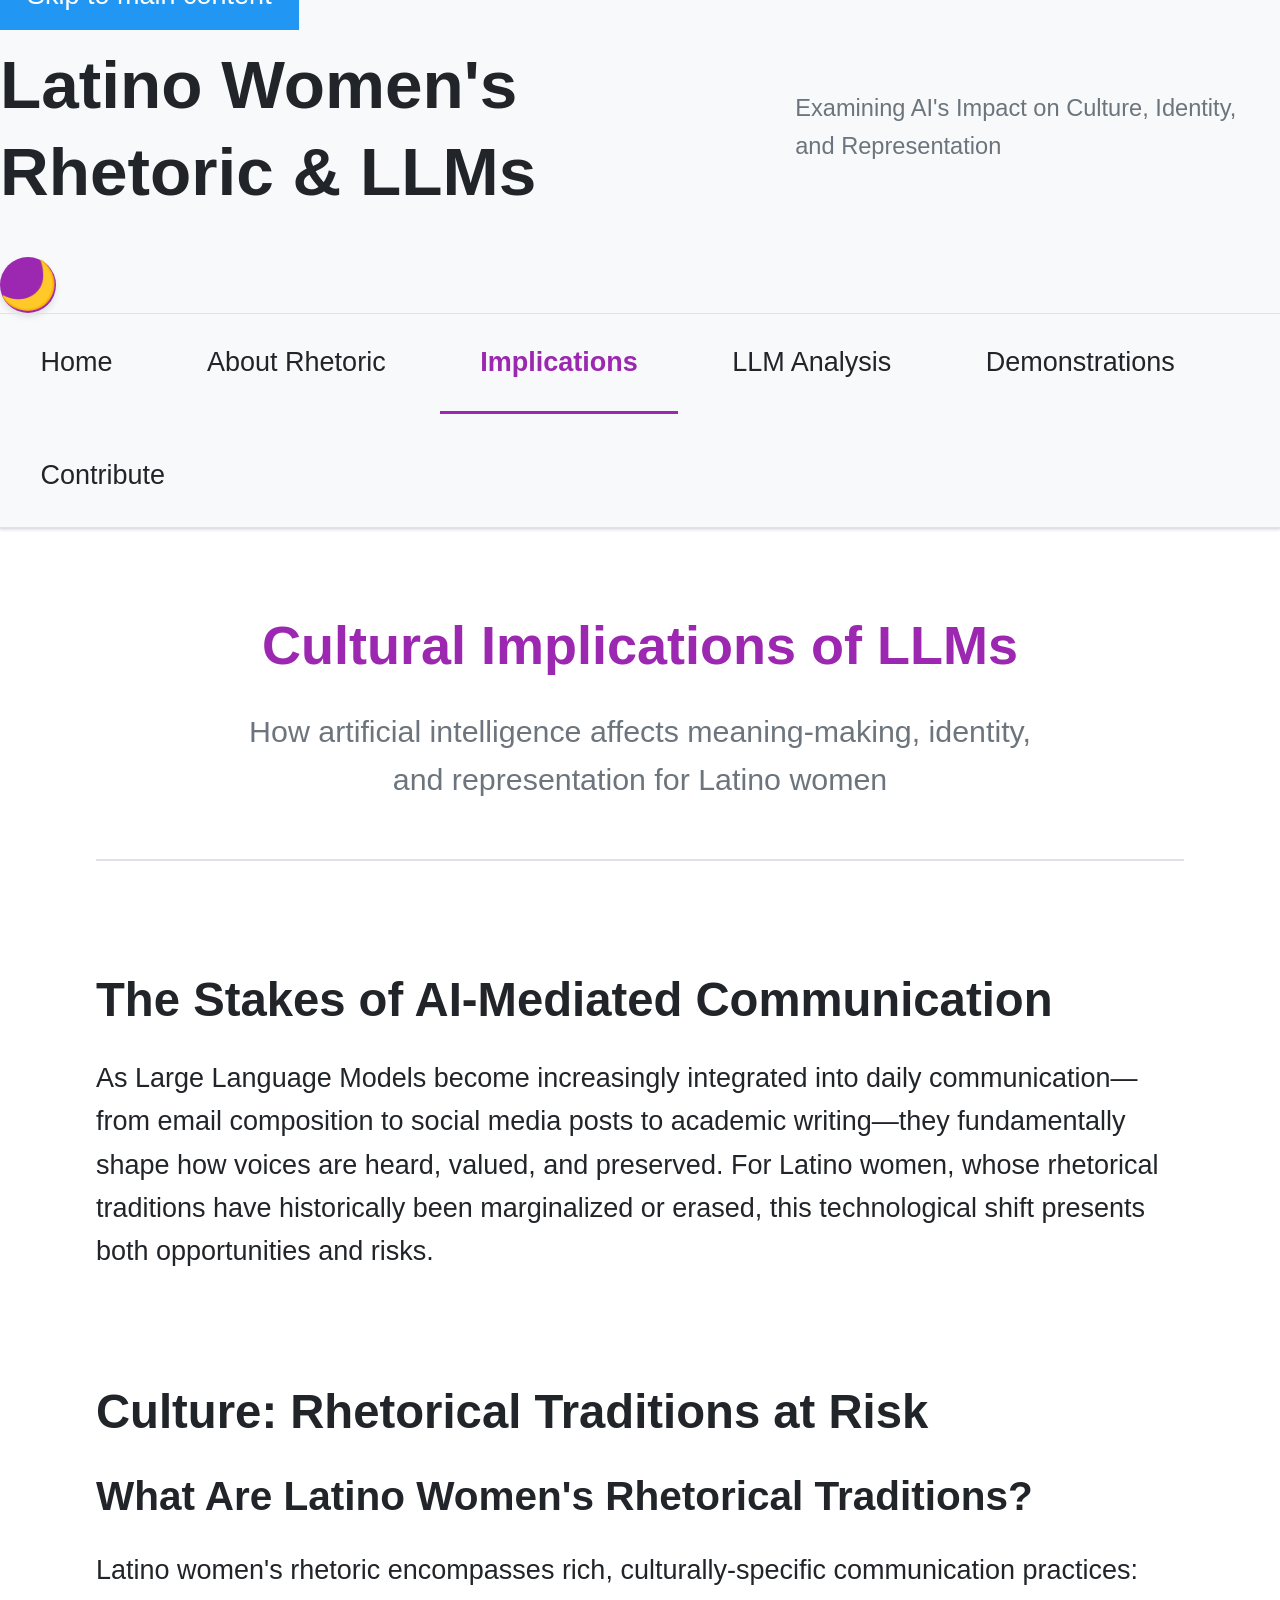
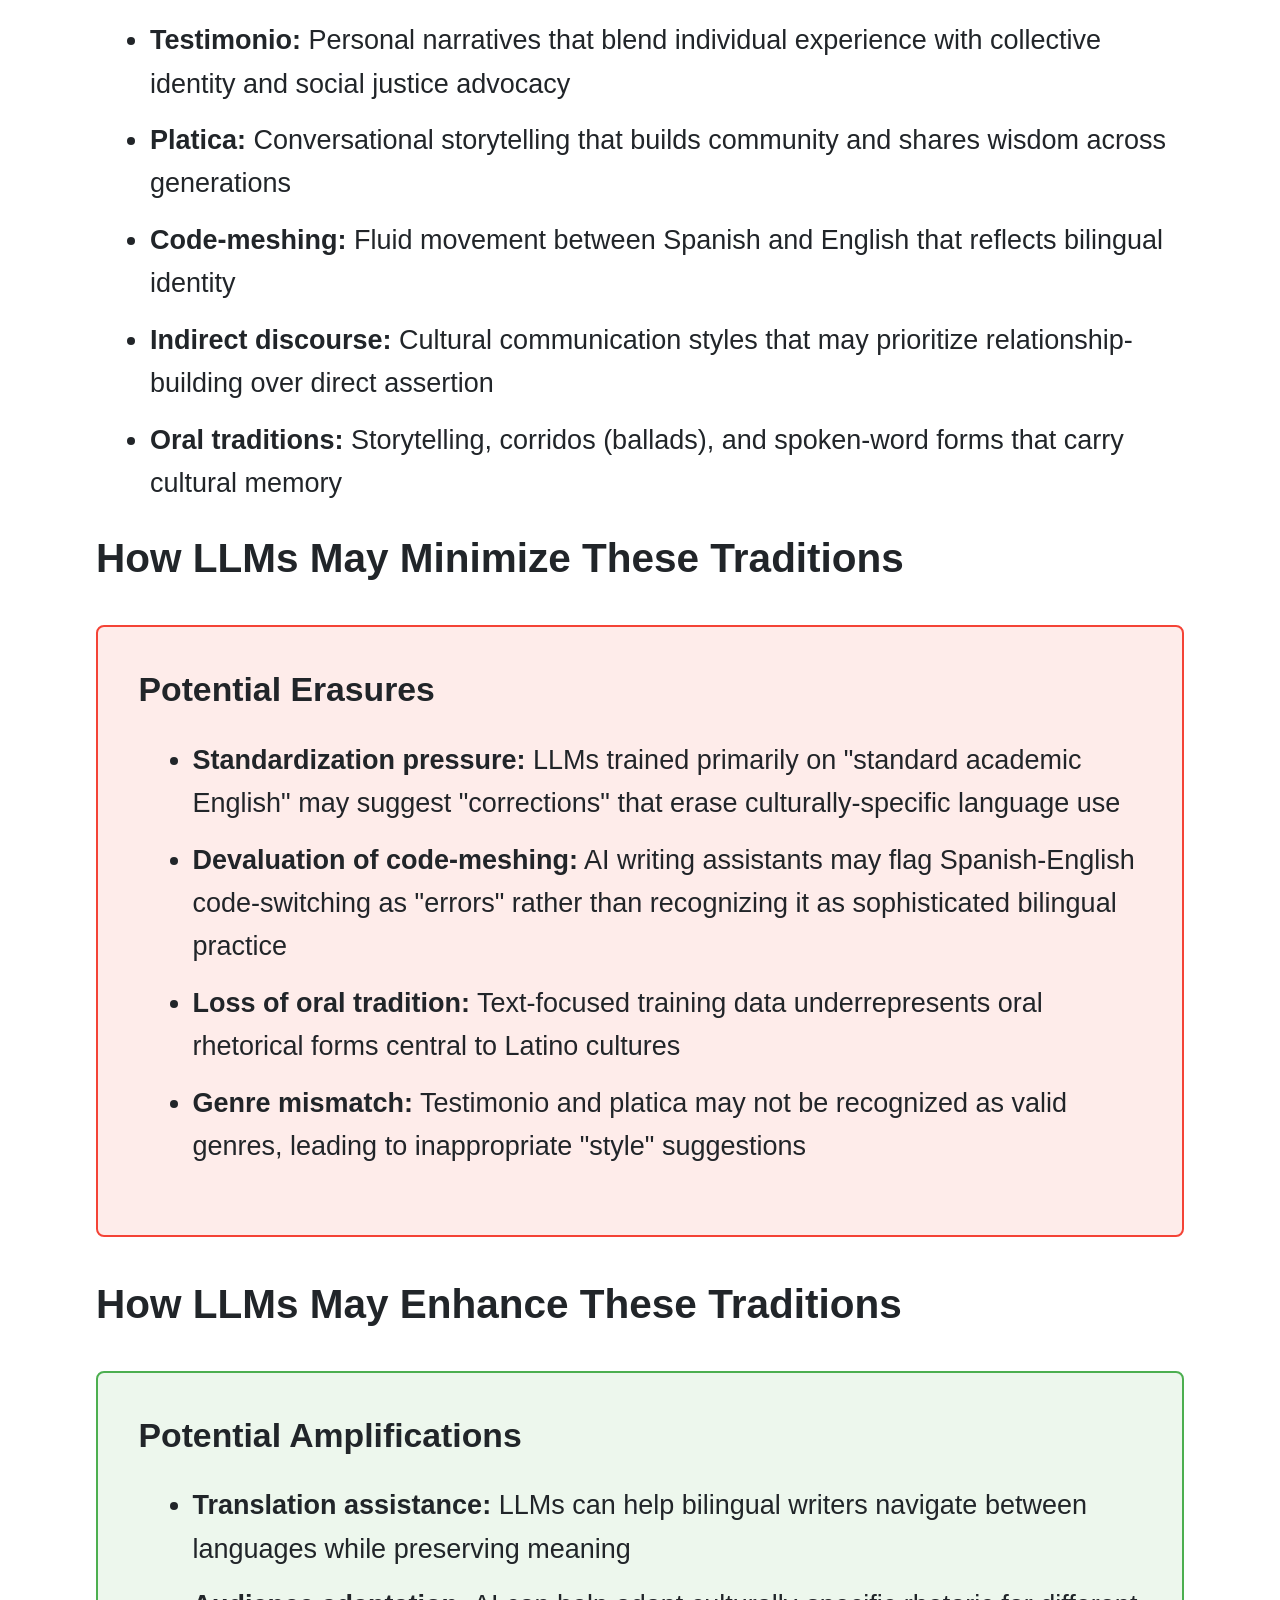
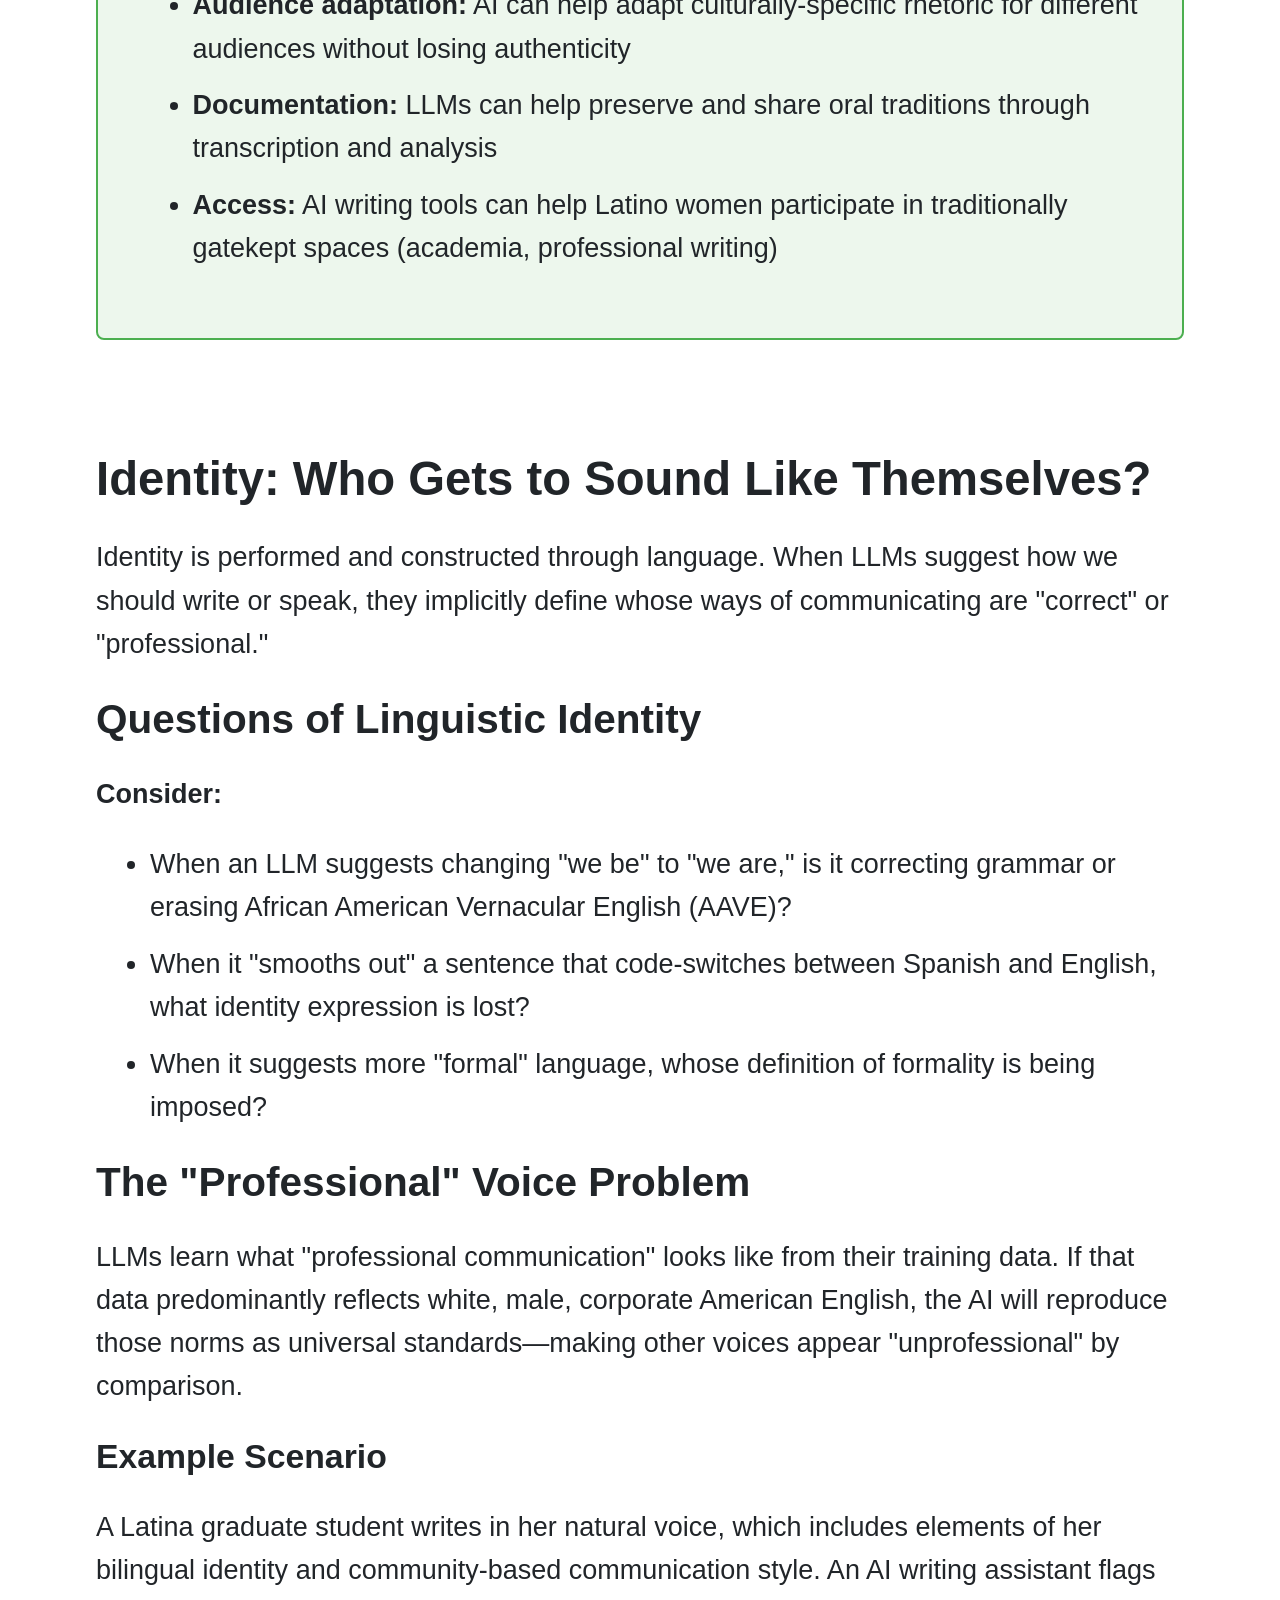
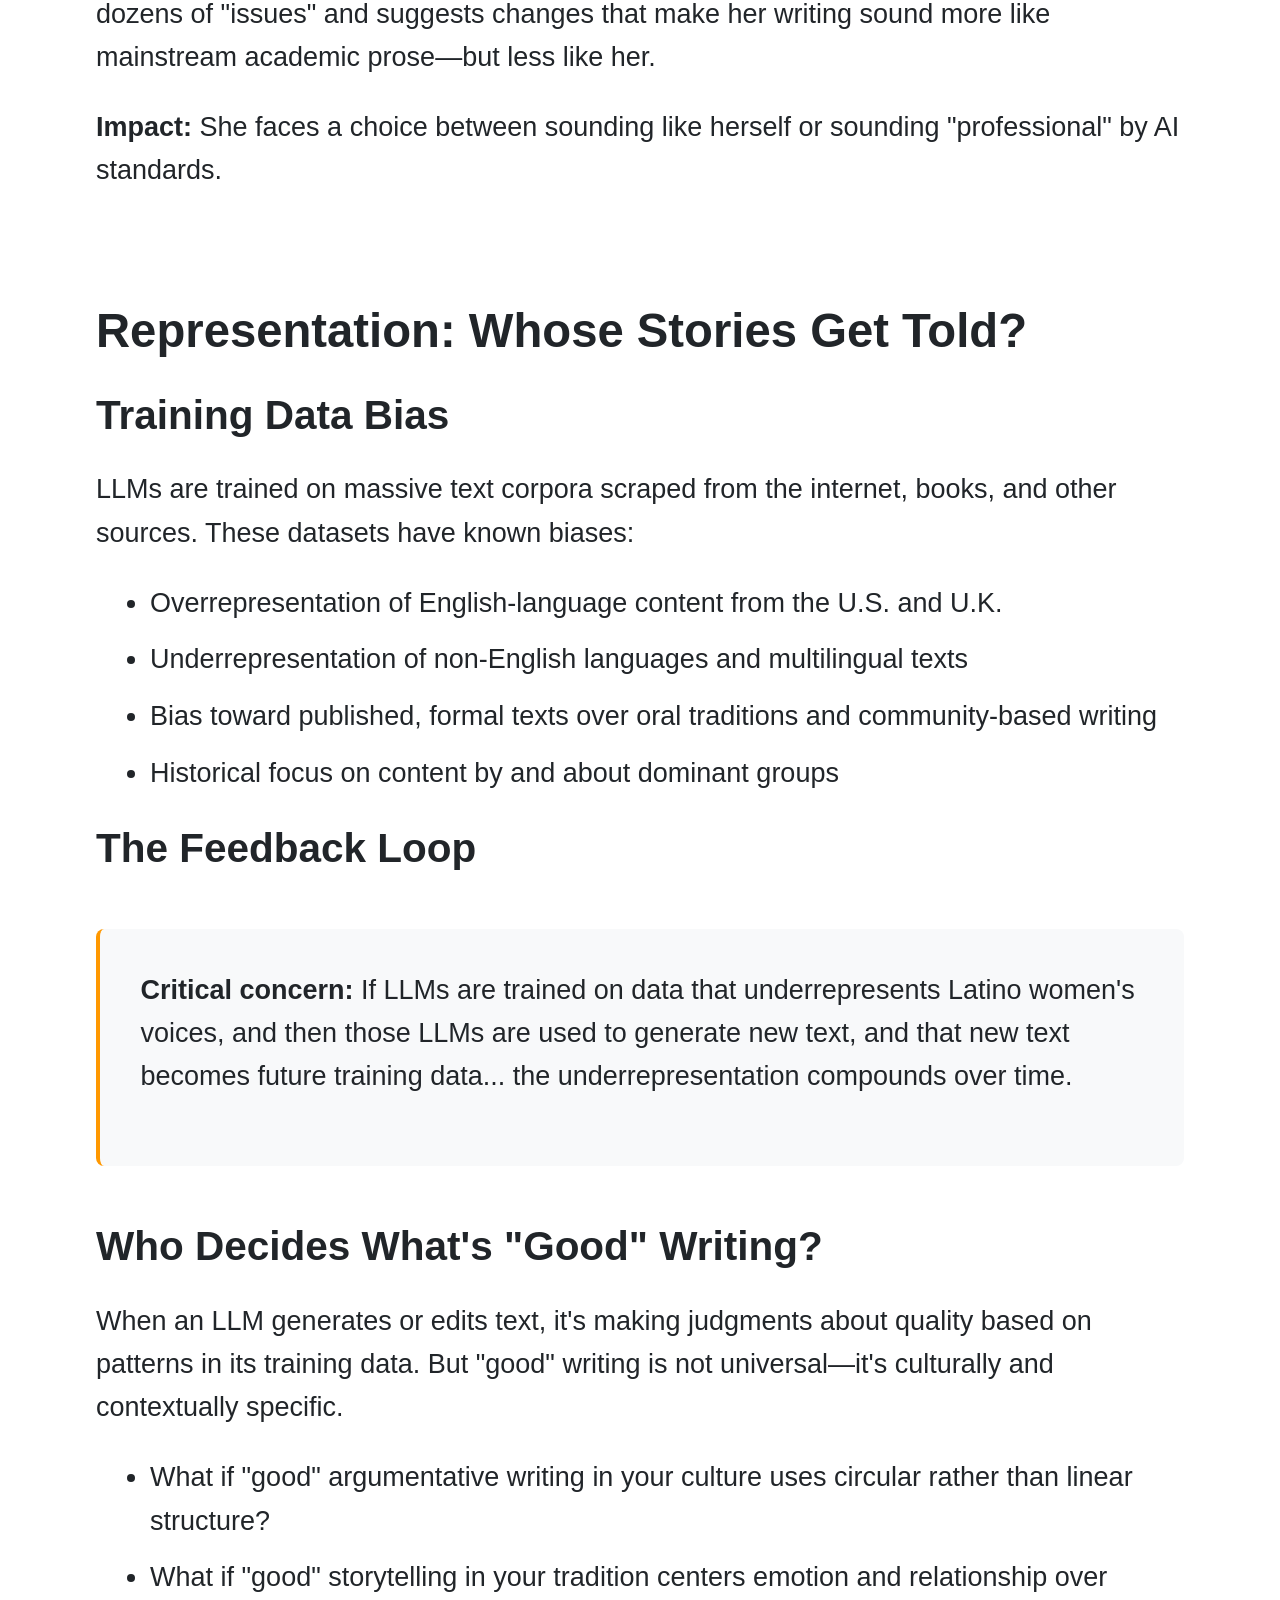
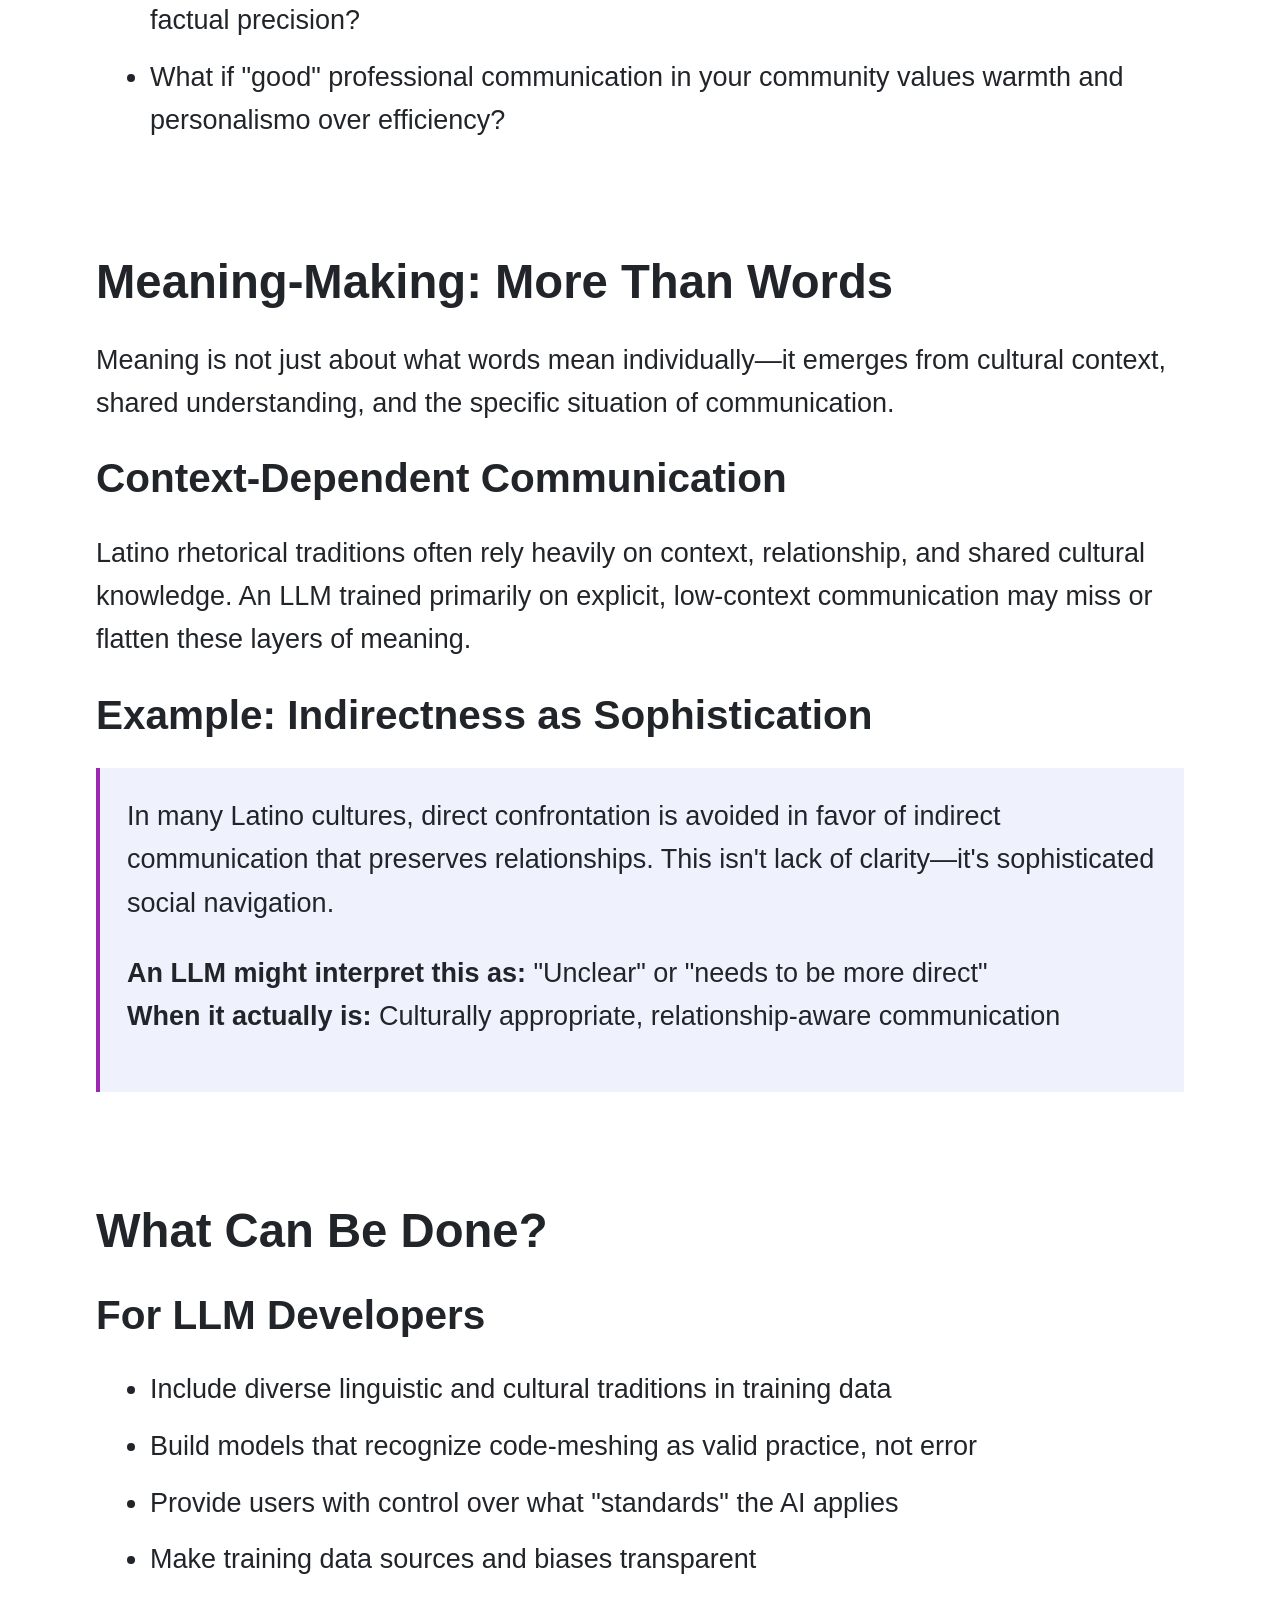
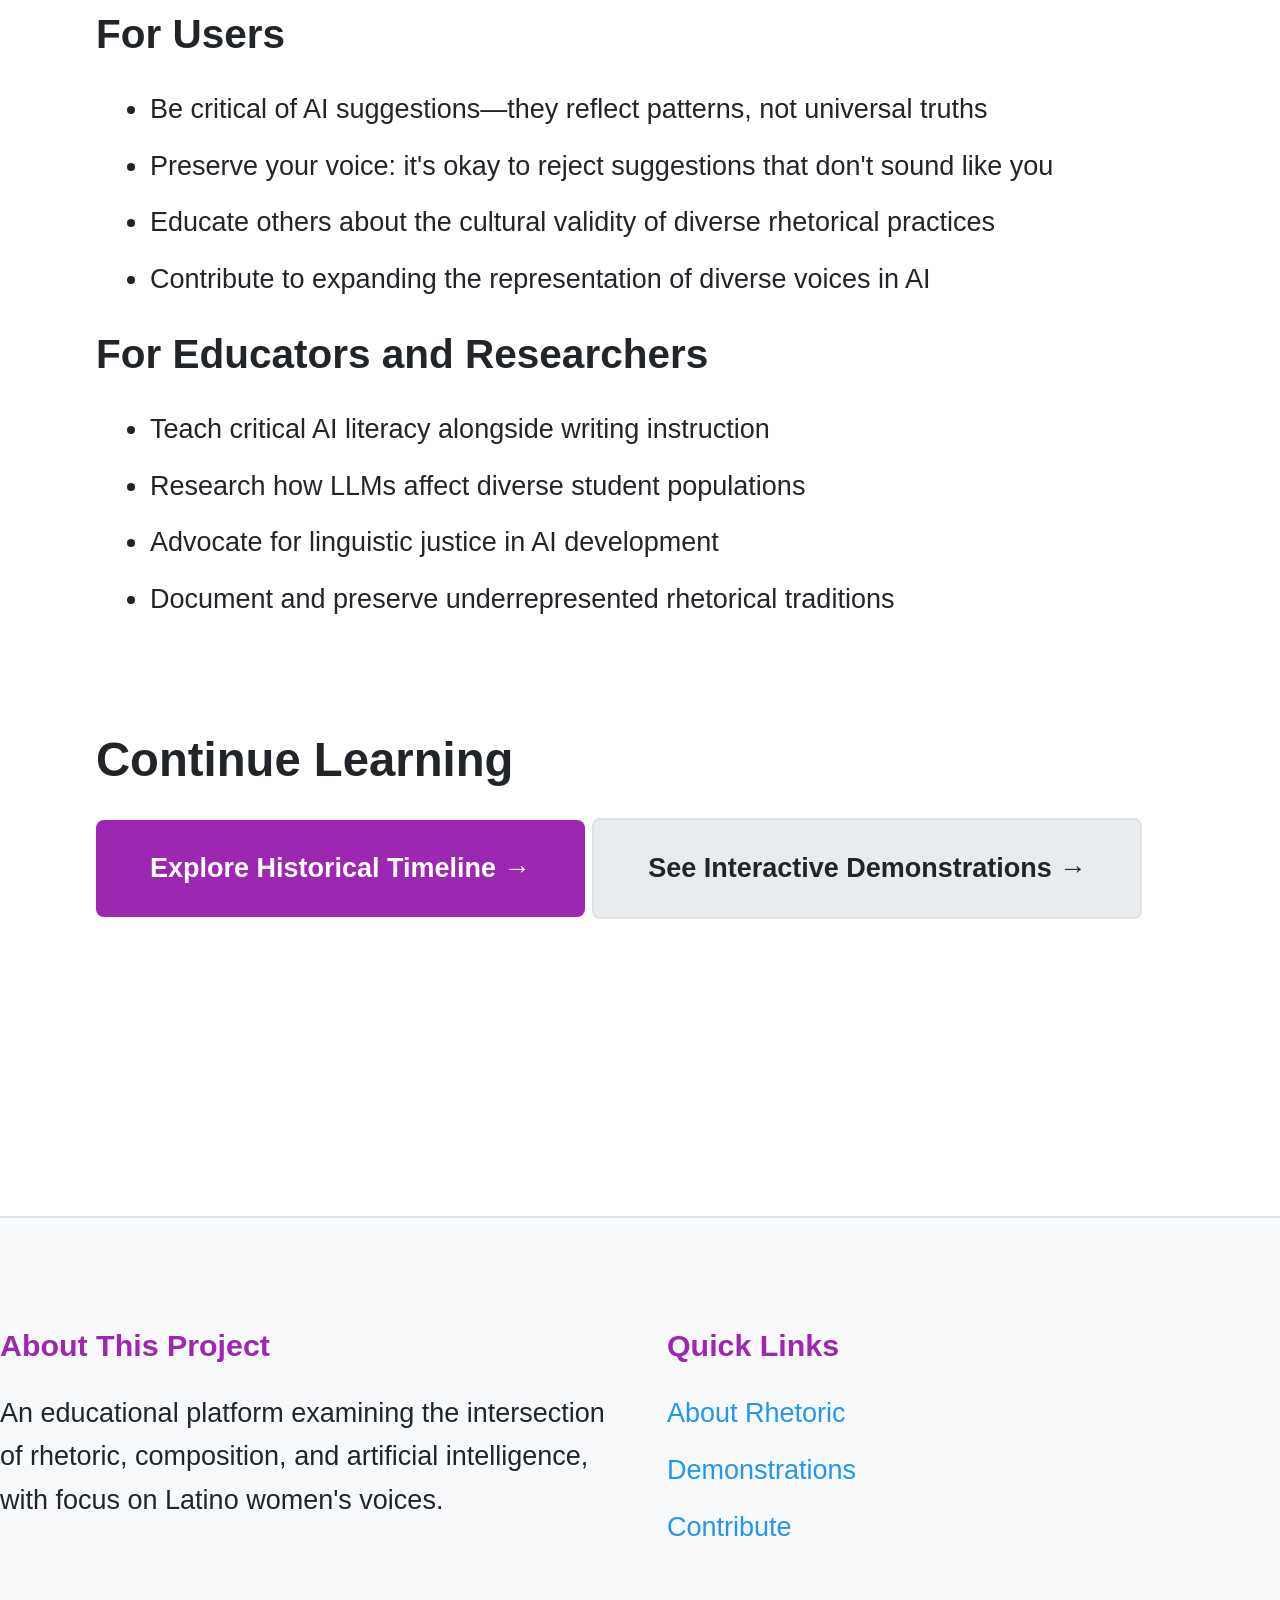
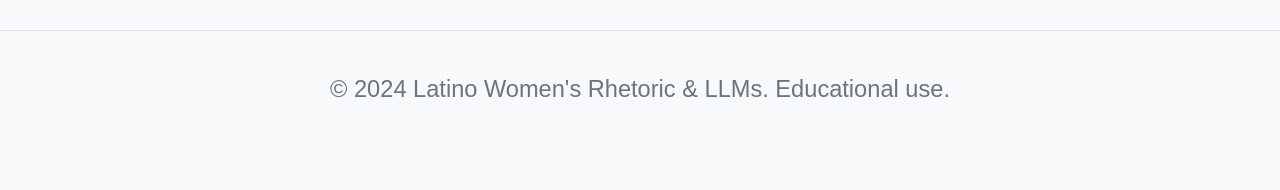
<file: pages/applications.html>
<!DOCTYPE html>
<html lang="en">
<head>
    <meta charset="UTF-8">
    <meta name="viewport" content="width=device-width, initial-scale=1.0">
    <meta name="description" content="Cultural implications of LLMs on Latino women's rhetoric, identity, and representation">
    <title>Cultural Implications | Latino Women's Rhetoric & LLMs</title>

    <link rel="stylesheet" href="../css/main.css">
    <link rel="stylesheet" href="../css/responsive.css">
</head>
<body>
    <a href="#main-content" class="skip-link">Skip to main content</a>

    <header role="banner">
        <div class="header-content">
            <h1><a href="../index.html">Latino Women's Rhetoric & LLMs</a></h1>
            <p class="tagline">Examining AI's Impact on Culture, Identity, and Representation</p>
        </div>
        <button id="theme-toggle" class="theme-toggle" aria-label="Toggle dark mode">
            <span class="theme-icon">🌙</span>
        </button>

        <nav role="navigation" aria-label="Main navigation">
            <ul class="nav-menu">
                <li><a href="../index.html">Home</a></li>
                <li><a href="about.html">About Rhetoric</a></li>
                <li><a href="applications.html" class="active" aria-current="page">Implications</a></li>
                <li><a href="llm-analysis.html">LLM Analysis</a></li>
                <li><a href="demonstrations.html">Demonstrations</a></li>
                <li><a href="contribute.html">Contribute</a></li>
            </ul>
        </nav>
    </header>

    <main id="main-content" role="main">
        <div class="container">
        <article class="content-page">
            <header class="page-header">
                    <h2>Cultural Implications of LLMs</h2>
                    <p class="lead">
                        How artificial intelligence affects meaning-making, identity, and representation for Latino women
                    </p>
                </header>

                <!-- Overview -->
                <section aria-labelledby="overview">
                    <h3 id="overview">The Stakes of AI-Mediated Communication</h3>
                    <p>
                        As Large Language Models become increasingly integrated into daily communication—from email
                        composition to social media posts to academic writing—they fundamentally shape how voices are
                        heard, valued, and preserved. For Latino women, whose rhetorical traditions have historically
                        been marginalized or erased, this technological shift presents both opportunities and risks.
                    </p>
                </section>

                <!-- Culture -->
                <section aria-labelledby="culture">
                    <h3 id="culture">Culture: Rhetorical Traditions at Risk</h3>

                    <h4>What Are Latino Women's Rhetorical Traditions?</h4>
                    <p>
                        Latino women's rhetoric encompasses rich, culturally-specific communication practices:
                    </p>
                    <ul>
                        <li><strong>Testimonio:</strong> Personal narratives that blend individual experience with collective identity and social justice advocacy</li>
                        <li><strong>Platica:</strong> Conversational storytelling that builds community and shares wisdom across generations</li>
                        <li><strong>Code-meshing:</strong> Fluid movement between Spanish and English that reflects bilingual identity</li>
                        <li><strong>Indirect discourse:</strong> Cultural communication styles that may prioritize relationship-building over direct assertion</li>
                        <li><strong>Oral traditions:</strong> Storytelling, corridos (ballads), and spoken-word forms that carry cultural memory</li>
                    </ul>

                    <h4>How LLMs May Minimize These Traditions</h4>
                    <div class="impact-box impact-negative">
                        <h5>Potential Erasures</h5>
                        <ul>
                            <li><strong>Standardization pressure:</strong> LLMs trained primarily on "standard academic English" may suggest "corrections" that erase culturally-specific language use</li>
                            <li><strong>Devaluation of code-meshing:</strong> AI writing assistants may flag Spanish-English code-switching as "errors" rather than recognizing it as sophisticated bilingual practice</li>
                            <li><strong>Loss of oral tradition:</strong> Text-focused training data underrepresents oral rhetorical forms central to Latino cultures</li>
                            <li><strong>Genre mismatch:</strong> Testimonio and platica may not be recognized as valid genres, leading to inappropriate "style" suggestions</li>
                        </ul>
                    </div>

                    <h4>How LLMs May Enhance These Traditions</h4>
                    <div class="impact-box impact-positive">
                        <h5>Potential Amplifications</h5>
                        <ul>
                            <li><strong>Translation assistance:</strong> LLMs can help bilingual writers navigate between languages while preserving meaning</li>
                            <li><strong>Audience adaptation:</strong> AI can help adapt culturally-specific rhetoric for different audiences without losing authenticity</li>
                            <li><strong>Documentation:</strong> LLMs can help preserve and share oral traditions through transcription and analysis</li>
                            <li><strong>Access:</strong> AI writing tools can help Latino women participate in traditionally gatekept spaces (academia, professional writing)</li>
                        </ul>
                    </div>
                </section>

                <!-- Identity -->
                <section aria-labelledby="identity">
                    <h3 id="identity">Identity: Who Gets to Sound Like Themselves?</h3>

                    <p>
                        Identity is performed and constructed through language. When LLMs suggest how we should write
                        or speak, they implicitly define whose ways of communicating are "correct" or "professional."
                    </p>

                    <h4>Questions of Linguistic Identity</h4>
                    <div class="question-box">
                        <p><strong>Consider:</strong></p>
                        <ul>
                            <li>When an LLM suggests changing "we be" to "we are," is it correcting grammar or erasing African American Vernacular English (AAVE)?</li>
                            <li>When it "smooths out" a sentence that code-switches between Spanish and English, what identity expression is lost?</li>
                            <li>When it suggests more "formal" language, whose definition of formality is being imposed?</li>
                        </ul>
                    </div>

                    <h4>The "Professional" Voice Problem</h4>
                    <p>
                        LLMs learn what "professional communication" looks like from their training data. If that data
                        predominantly reflects white, male, corporate American English, the AI will reproduce those norms
                        as universal standards—making other voices appear "unprofessional" by comparison.
                    </p>

                    <div class="case-study">
                        <h5>Example Scenario</h5>
                        <p>
                            A Latina graduate student writes in her natural voice, which includes elements of her
                            bilingual identity and community-based communication style. An AI writing assistant flags
                            dozens of "issues" and suggests changes that make her writing sound more like mainstream
                            academic prose—but less like her.
                        </p>
                        <p><strong>Impact:</strong> She faces a choice between sounding like herself or sounding "professional" by AI standards.</p>
                    </div>
                </section>

                <!-- Representation -->
                <section aria-labelledby="representation">
                    <h3 id="representation">Representation: Whose Stories Get Told?</h3>

                    <h4>Training Data Bias</h4>
                    <p>
                        LLMs are trained on massive text corpora scraped from the internet, books, and other sources.
                        These datasets have known biases:
                    </p>
                    <ul>
                        <li>Overrepresentation of English-language content from the U.S. and U.K.</li>
                        <li>Underrepresentation of non-English languages and multilingual texts</li>
                        <li>Bias toward published, formal texts over oral traditions and community-based writing</li>
                        <li>Historical focus on content by and about dominant groups</li>
                    </ul>

                    <h4>The Feedback Loop</h4>
                    <div class="callout callout-warning">
                        <p>
                            <strong>Critical concern:</strong> If LLMs are trained on data that underrepresents Latino
                            women's voices, and then those LLMs are used to generate new text, and that new text becomes
                            future training data... the underrepresentation compounds over time.
                        </p>
                    </div>

                    <h4>Who Decides What's "Good" Writing?</h4>
                    <p>
                        When an LLM generates or edits text, it's making judgments about quality based on patterns in
                        its training data. But "good" writing is not universal—it's culturally and contextually specific.
                    </p>
                    <ul>
                        <li>What if "good" argumentative writing in your culture uses circular rather than linear structure?</li>
                        <li>What if "good" storytelling in your tradition centers emotion and relationship over factual precision?</li>
                        <li>What if "good" professional communication in your community values warmth and personalismo over efficiency?</li>
                    </ul>
                </section>

                <!-- Meaning-Making -->
                <section aria-labelledby="meaning-making">
                    <h3 id="meaning-making">Meaning-Making: More Than Words</h3>

                    <p>
                        Meaning is not just about what words mean individually—it emerges from cultural context,
                        shared understanding, and the specific situation of communication.
                    </p>

                    <h4>Context-Dependent Communication</h4>
                    <p>
                        Latino rhetorical traditions often rely heavily on context, relationship, and shared cultural
                        knowledge. An LLM trained primarily on explicit, low-context communication may miss or flatten
                        these layers of meaning.
                    </p>

                    <h4>Example: Indirectness as Sophistication</h4>
                    <div class="example-box">
                        <p>
                            In many Latino cultures, direct confrontation is avoided in favor of indirect communication
                            that preserves relationships. This isn't lack of clarity—it's sophisticated social navigation.
                        </p>
                        <p>
                            <strong>An LLM might interpret this as:</strong> "Unclear" or "needs to be more direct"<br>
                            <strong>When it actually is:</strong> Culturally appropriate, relationship-aware communication
                        </p>
                    </div>
                </section>

                <!-- What Can Be Done -->
                <section aria-labelledby="action">
                    <h3 id="action">What Can Be Done?</h3>

                    <h4>For LLM Developers</h4>
                    <ul>
                        <li>Include diverse linguistic and cultural traditions in training data</li>
                        <li>Build models that recognize code-meshing as valid practice, not error</li>
                        <li>Provide users with control over what "standards" the AI applies</li>
                        <li>Make training data sources and biases transparent</li>
                    </ul>

                    <h4>For Users</h4>
                    <ul>
                        <li>Be critical of AI suggestions—they reflect patterns, not universal truths</li>
                        <li>Preserve your voice: it's okay to reject suggestions that don't sound like you</li>
                        <li>Educate others about the cultural validity of diverse rhetorical practices</li>
                        <li>Contribute to expanding the representation of diverse voices in AI</li>
                    </ul>

                    <h4>For Educators and Researchers</h4>
                    <ul>
                        <li>Teach critical AI literacy alongside writing instruction</li>
                        <li>Research how LLMs affect diverse student populations</li>
                        <li>Advocate for linguistic justice in AI development</li>
                        <li>Document and preserve underrepresented rhetorical traditions</li>
                    </ul>
                </section>

                <!-- Next Steps -->
                <section class="next-steps" aria-labelledby="next-steps">
                    <h3 id="next-steps">Continue Learning</h3>
                    <div class="next-links">
                        <a href="timeline.html" class="btn btn-primary">Explore Historical Timeline →</a>
                        <a href="demonstrations.html" class="btn btn-secondary">See Interactive Demonstrations →</a>
                    </div>
                </section>
        </article>
        </div>
    </main>

    <footer role="contentinfo">
        <div class="footer-content">
                <div class="footer-section">
                    <h3>About This Project</h3>
                    <p>
                        An educational platform examining the intersection of rhetoric, composition,
                        and artificial intelligence, with focus on Latino women's voices.
                    </p>
                </div>
                <div class="footer-section">
                    <h3>Quick Links</h3>
                    <ul>
                        <li><a href="about.html">About Rhetoric</a></li>
                        <li><a href="demonstrations.html">Demonstrations</a></li>
                        <li><a href="contribute.html">Contribute</a></li>
                    </ul>
                </div>
            </div>
        <div class="footer-bottom">
            <p>&copy; 2024 Latino Women's Rhetoric & LLMs. Educational use.</p>
        </div>
    </footer>

    <script src="../js/main.js"></script>
    <script src="../js/navigation.js"></script>
</body>
</html>
</file>
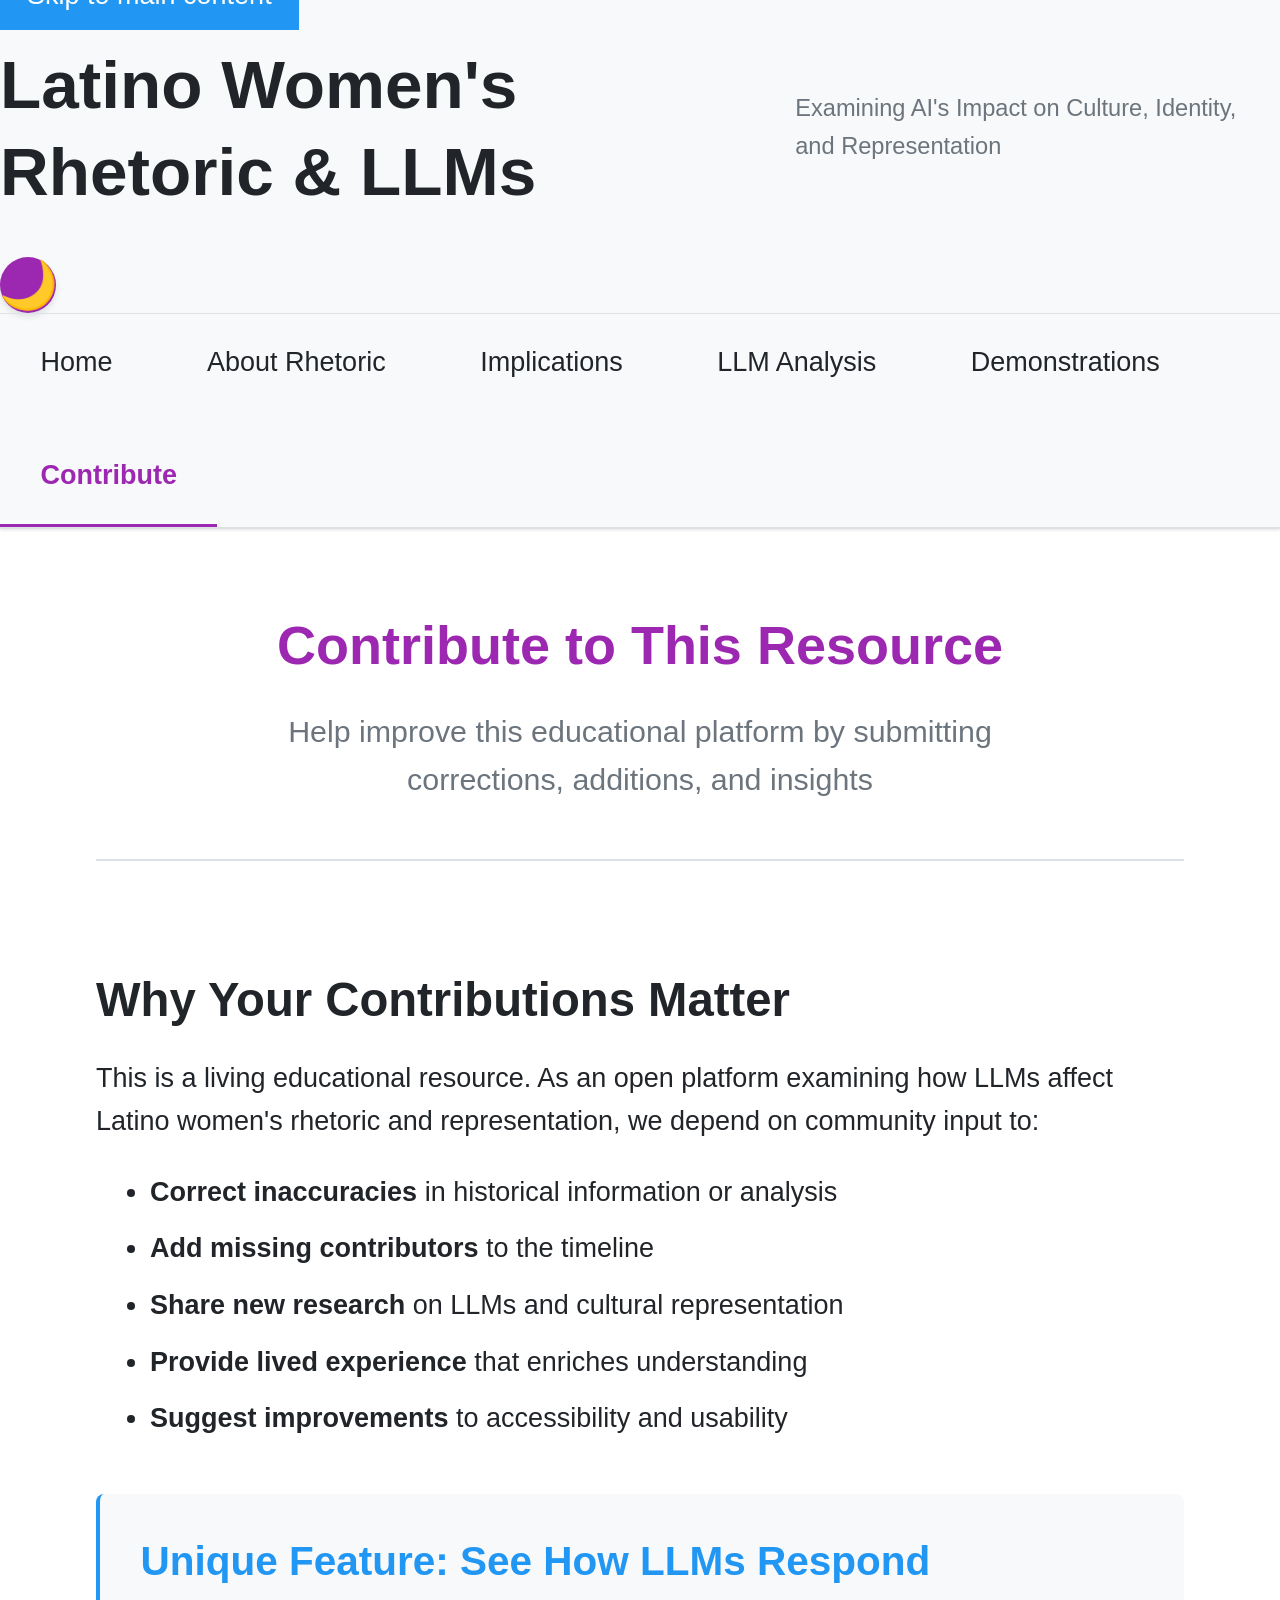
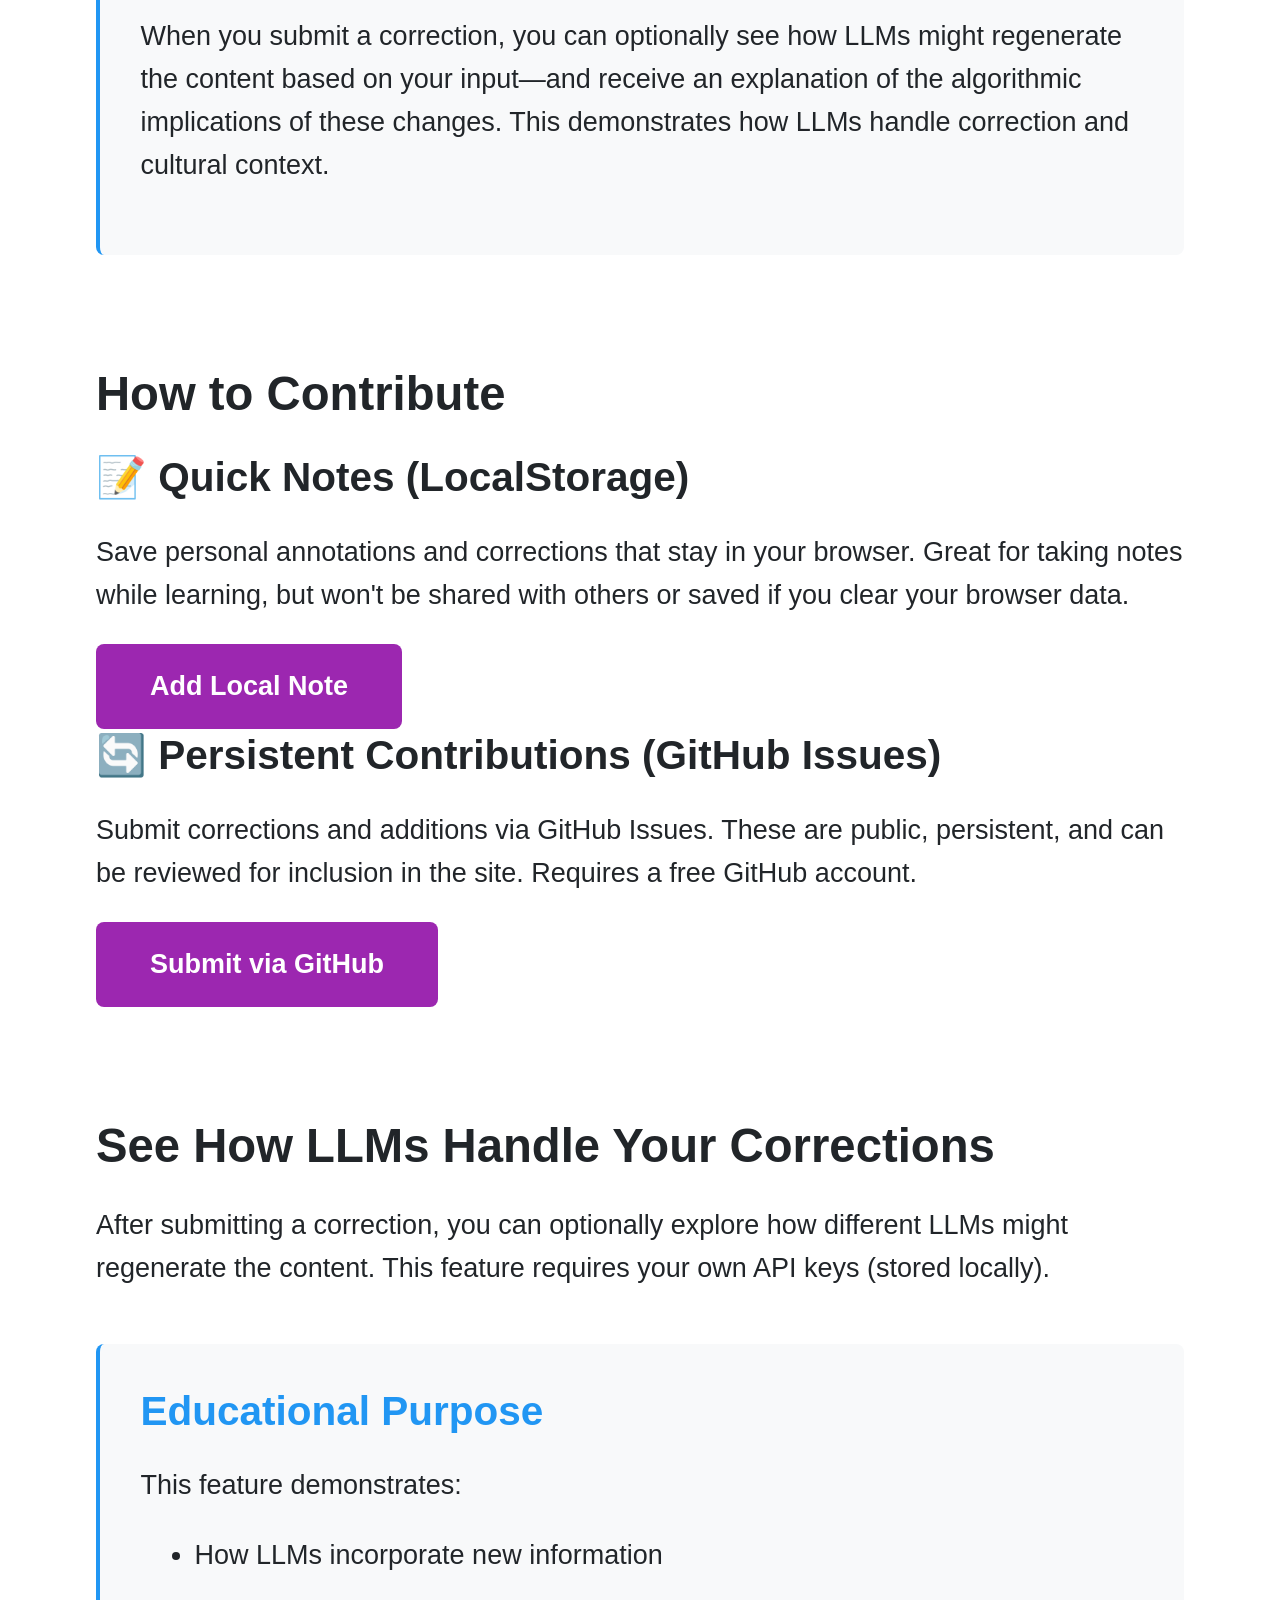
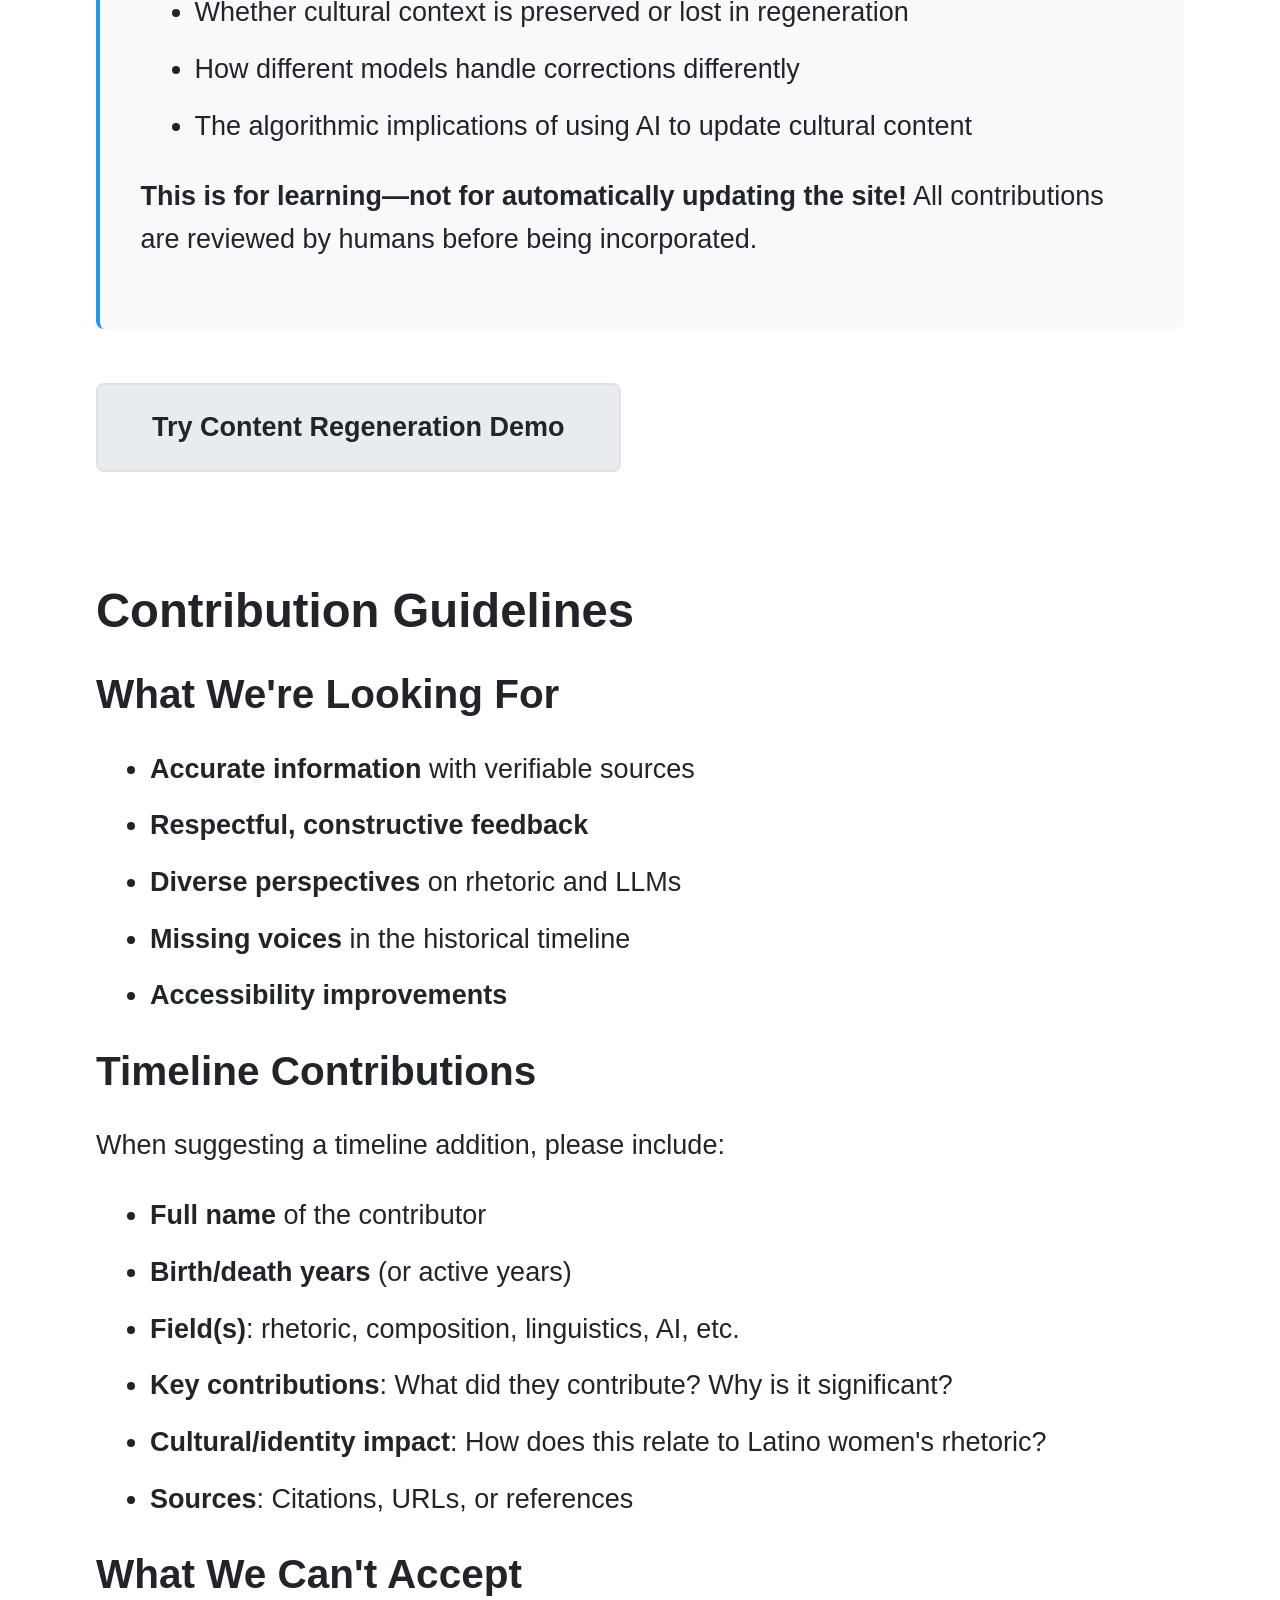
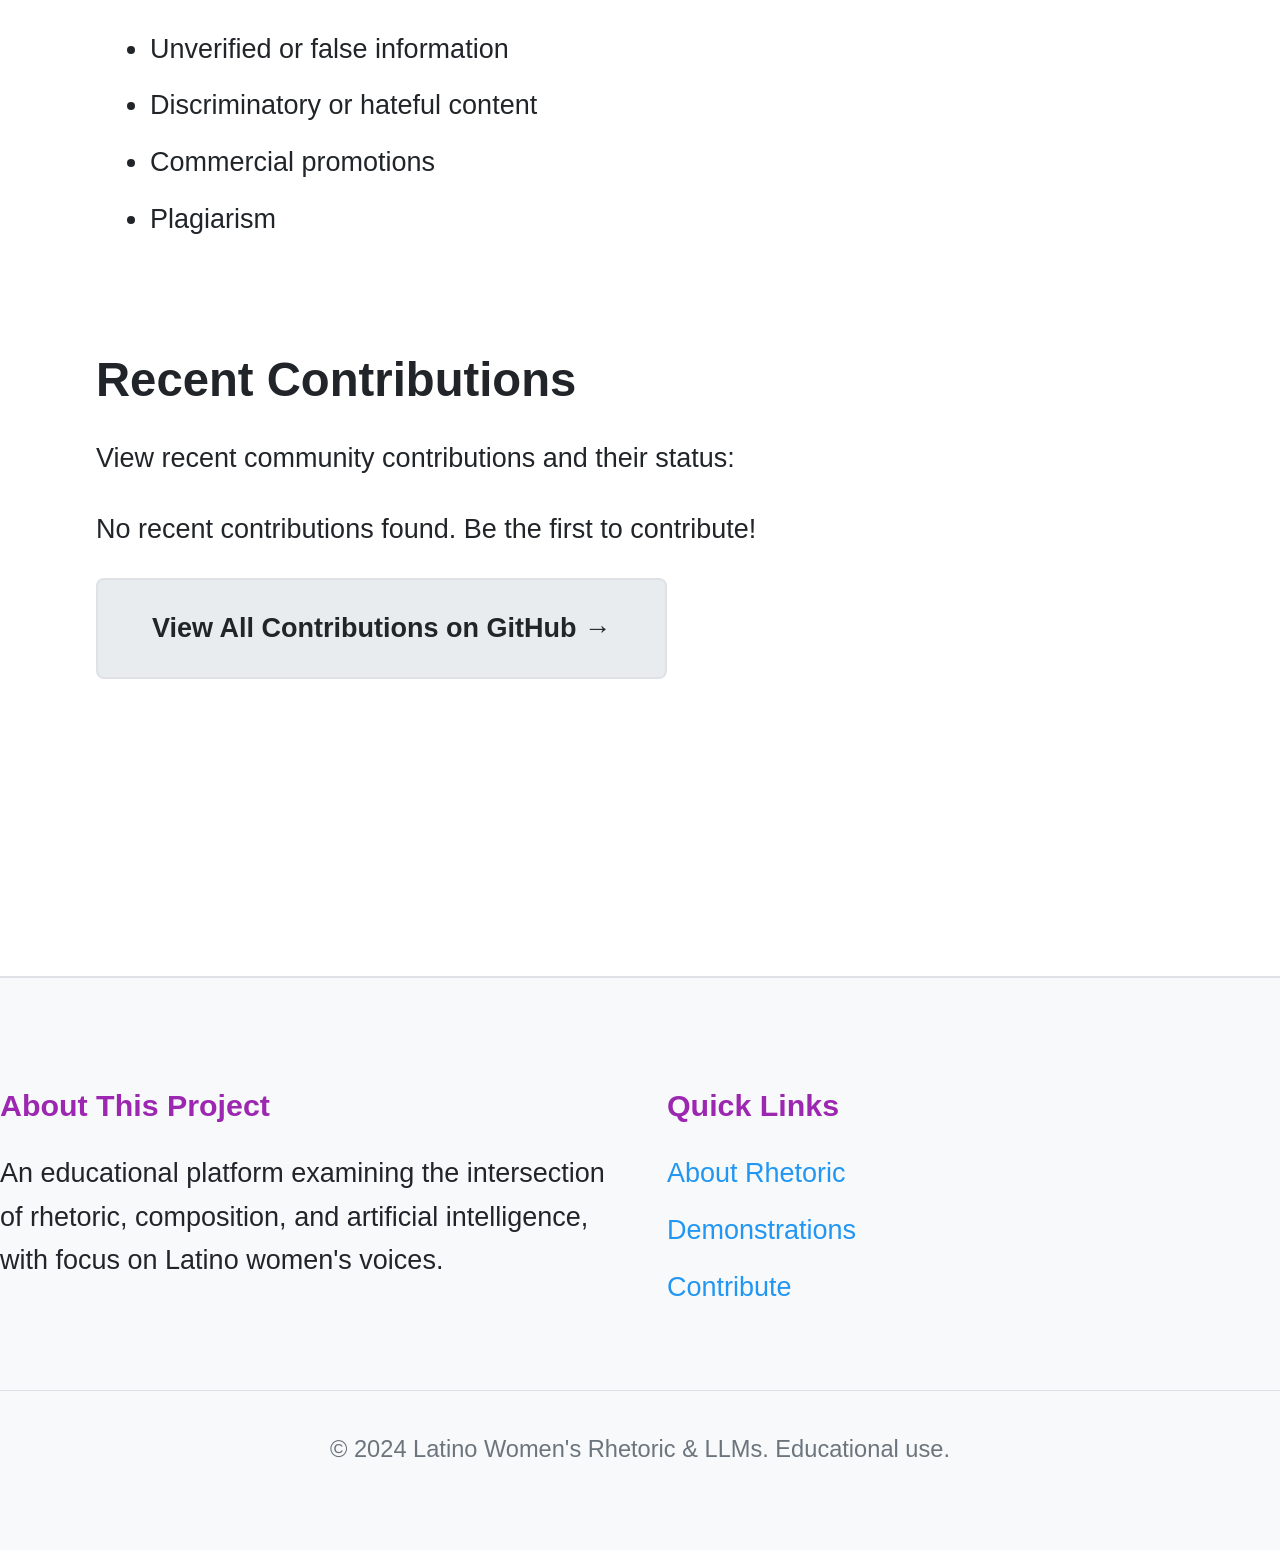
<file: pages/contribute.html>
<!DOCTYPE html>
<html lang="en">
<head>
    <meta charset="UTF-8">
    <meta name="viewport" content="width=device-width, initial-scale=1.0">
    <meta name="description" content="Contribute corrections and additions to improve this educational resource">
    <title>Contribute | Latino Women's Rhetoric & LLMs</title>

    <link rel="stylesheet" href="../css/main.css">
    <link rel="stylesheet" href="../css/responsive.css">
</head>
<body>
    <a href="#main-content" class="skip-link">Skip to main content</a>

    <header role="banner">
        <div class="header-content">
            <h1><a href="../index.html">Latino Women's Rhetoric & LLMs</a></h1>
            <p class="tagline">Examining AI's Impact on Culture, Identity, and Representation</p>
        </div>
        <button id="theme-toggle" class="theme-toggle" aria-label="Toggle dark mode">
            <span class="theme-icon">🌙</span>
        </button>

        <nav role="navigation" aria-label="Main navigation">
            <ul class="nav-menu">
                <li><a href="../index.html">Home</a></li>
                <li><a href="about.html">About Rhetoric</a></li>
                <li><a href="applications.html">Implications</a></li>
                <li><a href="llm-analysis.html">LLM Analysis</a></li>
                <li><a href="demonstrations.html">Demonstrations</a></li>
                <li><a href="contribute.html" class="active" aria-current="page">Contribute</a></li>
            </ul>
        </nav>
    </header>

    <main id="main-content" role="main">
        <div class="container">
        <header class="page-header">
                <h2>Contribute to This Resource</h2>
                <p class="lead">
                    Help improve this educational platform by submitting corrections, additions, and insights
                </p>
            </header>

            <!-- Overview -->
            <section aria-labelledby="contribute-overview">
                <h3 id="contribute-overview">Why Your Contributions Matter</h3>
                <p>
                    This is a living educational resource. As an open platform examining how LLMs affect Latino women's
                    rhetoric and representation, we depend on community input to:
                </p>
                <ul>
                    <li><strong>Correct inaccuracies</strong> in historical information or analysis</li>
                    <li><strong>Add missing contributors</strong> to the timeline</li>
                    <li><strong>Share new research</strong> on LLMs and cultural representation</li>
                    <li><strong>Provide lived experience</strong> that enriches understanding</li>
                    <li><strong>Suggest improvements</strong> to accessibility and usability</li>
                </ul>

                <div class="callout">
                    <h4>Unique Feature: See How LLMs Respond</h4>
                    <p>
                        When you submit a correction, you can optionally see how LLMs might regenerate the content
                        based on your input—and receive an explanation of the algorithmic implications of these changes.
                        This demonstrates how LLMs handle correction and cultural context.
                    </p>
                </div>
            </section>

            <!-- Contribution Methods -->
            <section aria-labelledby="methods">
                <h3 id="methods">How to Contribute</h3>

                <div class="method-cards">
                    <article class="method-card">
                        <h4>📝 Quick Notes (LocalStorage)</h4>
                        <p>
                            Save personal annotations and corrections that stay in your browser. Great for taking notes
                            while learning, but won't be shared with others or saved if you clear your browser data.
                        </p>
                        <button class="btn btn-primary" id="show-local-form">Add Local Note</button>
                    </article>

                    <article class="method-card">
                        <h4>🔄 Persistent Contributions (GitHub Issues)</h4>
                        <p>
                            Submit corrections and additions via GitHub Issues. These are public, persistent, and can
                            be reviewed for inclusion in the site. Requires a free GitHub account.
                        </p>
                        <button class="btn btn-primary" id="show-github-form">Submit via GitHub</button>
                    </article>
                </div>
            </section>

            <!-- Local Contribution Form -->
            <section id="local-contribution-section" class="contribution-form-section" hidden>
                <h3>Add Local Note/Annotation</h3>
                <p class="form-description">
                    This note will be saved in your browser only (localStorage). It won't be shared with others.
                </p>

                <form id="local-contribution-form" class="contribution-form">
                    <div class="form-group">
                        <label for="local-page">
                            Which page is this about?
                            <select id="local-page" required>
                                <option value="">Select a page...</option>
                                <option value="about">About Rhetoric & Composition</option>
                                <option value="applications">Cultural Implications</option>
                                <option value="timeline">Timeline</option>
                                <option value="llm-analysis">LLM Analysis</option>
                                <option value="demonstrations">Demonstrations</option>
                                <option value="general">General feedback</option>
                            </select>
                        </label>
                    </div>

                    <div class="form-group">
                        <label for="local-note">
                            Your note:
                            <textarea
                                id="local-note"
                                rows="6"
                                placeholder="Example: The timeline is missing María Amparo Ruiz de Burton, who published novels in English and Spanish in the 1800s that challenged racial and gender stereotypes..."
                                required
                            ></textarea>
                        </label>
                    </div>

                    <button type="submit" class="btn btn-primary">Save Note Locally</button>
                    <button type="button" class="btn btn-secondary" id="cancel-local">Cancel</button>
                </form>

                <div id="local-notes-display" class="notes-display">
                    <h4>Your Saved Notes</h4>
                    <div id="local-notes-list">
                        <!-- Populated by JavaScript -->
                    </div>
                </div>
            </section>

            <!-- GitHub Contribution Form -->
            <section id="github-contribution-section" class="contribution-form-section" hidden>
                <h3>Submit Contribution via GitHub Issues</h3>
                <p class="form-description">
                    This will create a public GitHub Issue that can be reviewed and incorporated into the site.
                    You'll need a free GitHub account.
                </p>

                <form id="github-contribution-form" class="contribution-form">
                    <div class="form-group">
                        <label for="contribution-type">
                            Type of contribution:
                            <select id="contribution-type" required>
                                <option value="">Select type...</option>
                                <option value="correction">Correction</option>
                                <option value="addition-timeline">Timeline Addition</option>
                                <option value="addition-content">Content Addition</option>
                                <option value="research">New Research/Citation</option>
                                <option value="accessibility">Accessibility Issue</option>
                                <option value="other">Other</option>
                            </select>
                        </label>
                    </div>

                    <div class="form-group">
                        <label for="contribution-page">
                            Related page:
                            <select id="contribution-page">
                                <option value="">Select a page...</option>
                                <option value="about">About Rhetoric & Composition</option>
                                <option value="applications">Cultural Implications</option>
                                <option value="timeline">Timeline</option>
                                <option value="llm-analysis">LLM Analysis</option>
                                <option value="demonstrations">Demonstrations</option>
                                <option value="general">General</option>
                            </select>
                        </label>
                    </div>

                    <div class="form-group">
                        <label for="current-content">
                            Current content (if correcting):
                            <textarea
                                id="current-content"
                                rows="3"
                                placeholder="Copy the text that needs correction..."
                            ></textarea>
                        </label>
                    </div>

                    <div class="form-group">
                        <label for="proposed-change">
                            Proposed change or addition:
                            <textarea
                                id="proposed-change"
                                rows="6"
                                placeholder="Describe your correction/addition. For timeline additions, include: name, dates, field, contributions, and sources."
                                required
                            ></textarea>
                        </label>
                    </div>

                    <div class="form-group">
                        <label for="contribution-sources">
                            Sources/citations (if applicable):
                            <textarea
                                id="contribution-sources"
                                rows="3"
                                placeholder="URLs, book citations, or other references..."
                            ></textarea>
                        </label>
                    </div>

                    <div class="form-group">
                        <label for="contributor-name">
                            Your name (optional):
                            <input
                                type="text"
                                id="contributor-name"
                                placeholder="How should we credit you?"
                            >
                        </label>
                    </div>

                    <button type="submit" class="btn btn-primary">Submit via GitHub Issues</button>
                    <button type="button" class="btn btn-secondary" id="cancel-github">Cancel</button>
                </form>

                <div id="github-status" class="status-message">
                    <!-- Status messages appear here -->
                </div>
            </section>

            <!-- LLM Regeneration Demo -->
            <section class="regeneration-demo" aria-labelledby="regen-heading">
                <h3 id="regen-heading">See How LLMs Handle Your Corrections</h3>
                <p>
                    After submitting a correction, you can optionally explore how different LLMs might regenerate
                    the content. This feature requires your own API keys (stored locally).
                </p>

                <div class="callout callout-info">
                    <h4>Educational Purpose</h4>
                    <p>
                        This feature demonstrates:
                    </p>
                    <ul>
                        <li>How LLMs incorporate new information</li>
                        <li>Whether cultural context is preserved or lost in regeneration</li>
                        <li>How different models handle corrections differently</li>
                        <li>The algorithmic implications of using AI to update cultural content</li>
                    </ul>
                    <p>
                        <strong>This is for learning—not for automatically updating the site!</strong> All contributions
                        are reviewed by humans before being incorporated.
                    </p>
                </div>

                <button class="btn btn-secondary" id="show-regen-demo">
                    Try Content Regeneration Demo
                </button>

                <div id="regen-demo-section" hidden>
                    <h4>Content Regeneration Demonstration</h4>

                    <div class="regen-interface">
                        <div class="regen-input">
                            <label for="original-content">
                                Original content:
                                <textarea id="original-content" rows="4" readonly>
Rhetoric emerged in ancient Greece and Rome as a formal discipline for public speaking.
                                </textarea>
                            </label>

                            <label for="correction-input">
                                Your correction/addition:
                                <textarea id="correction-input" rows="4" placeholder="Example: This Eurocentric framing erases indigenous rhetorical traditions that existed long before ancient Greece, including those of indigenous peoples in the Americas..."></textarea>
                            </label>
                        </div>

                        <button class="btn btn-primary" id="regenerate-btn">
                            Regenerate with LLM (requires API key)
                        </button>

                        <div id="regenerated-output" class="comparison-output">
                            <!-- Outputs appear here -->
                        </div>

                        <div id="algorithmic-implications" class="implications-box">
                            <h5>Algorithmic Implications</h5>
                            <!-- Explanation appears here -->
                        </div>
                    </div>
                </div>
            </section>

            <!-- Guidelines -->
            <section aria-labelledby="guidelines">
                <h3 id="guidelines">Contribution Guidelines</h3>

                <div class="guidelines-content">
                    <h4>What We're Looking For</h4>
                    <ul>
                        <li><strong>Accurate information</strong> with verifiable sources</li>
                        <li><strong>Respectful, constructive feedback</strong></li>
                        <li><strong>Diverse perspectives</strong> on rhetoric and LLMs</li>
                        <li><strong>Missing voices</strong> in the historical timeline</li>
                        <li><strong>Accessibility improvements</strong></li>
                    </ul>

                    <h4>Timeline Contributions</h4>
                    <p>When suggesting a timeline addition, please include:</p>
                    <ul>
                        <li><strong>Full name</strong> of the contributor</li>
                        <li><strong>Birth/death years</strong> (or active years)</li>
                        <li><strong>Field(s)</strong>: rhetoric, composition, linguistics, AI, etc.</li>
                        <li><strong>Key contributions</strong>: What did they contribute? Why is it significant?</li>
                        <li><strong>Cultural/identity impact</strong>: How does this relate to Latino women's rhetoric?</li>
                        <li><strong>Sources</strong>: Citations, URLs, or references</li>
                    </ul>

                    <h4>What We Can't Accept</h4>
                    <ul>
                        <li>Unverified or false information</li>
                        <li>Discriminatory or hateful content</li>
                        <li>Commercial promotions</li>
                        <li>Plagiarism</li>
                    </ul>
                </div>
            </section>

            <!-- Current Contributions -->
            <section aria-labelledby="current-contributions">
                <h3 id="current-contributions">Recent Contributions</h3>
                <p>
                    View recent community contributions and their status:
                </p>

                <div id="contributions-list" class="contributions-list">
                    <div class="loading-message">
                        <a href="https://github.com/acsuarez84/Women-Contributors-to-Artificial-Intelligence/issues" target="_blank" rel="noopener" class="btn btn-secondary">
                            View All Contributions on GitHub →
                        </a>
                    </div>
                </div>
            </section>
        </div>
    </main>

    <footer role="contentinfo">
        <div class="footer-content">
                <div class="footer-section">
                    <h3>About This Project</h3>
                    <p>
                        An educational platform examining the intersection of rhetoric, composition,
                        and artificial intelligence, with focus on Latino women's voices.
                    </p>
                </div>
                <div class="footer-section">
                    <h3>Quick Links</h3>
                    <ul>
                        <li><a href="about.html">About Rhetoric</a></li>
                        <li><a href="demonstrations.html">Demonstrations</a></li>
                        <li><a href="contribute.html">Contribute</a></li>
                    </ul>
                </div>
            </div>
        <div class="footer-bottom">
            <p>&copy; 2024 Latino Women's Rhetoric & LLMs. Educational use.</p>
        </div>
    </footer>

    <script src="../js/main.js"></script>
    <script src="../js/navigation.js"></script>
    <script src="../js/components/local-storage.js"></script>
    <script src="../js/components/user-contributions.js"></script>
    <script src="../js/components/content-regenerator.js"></script>
    <script src="../js/api/github-api.js"></script>
    <script src="../js/api/llm-apis.js"></script>
</body>
</html>
</file>
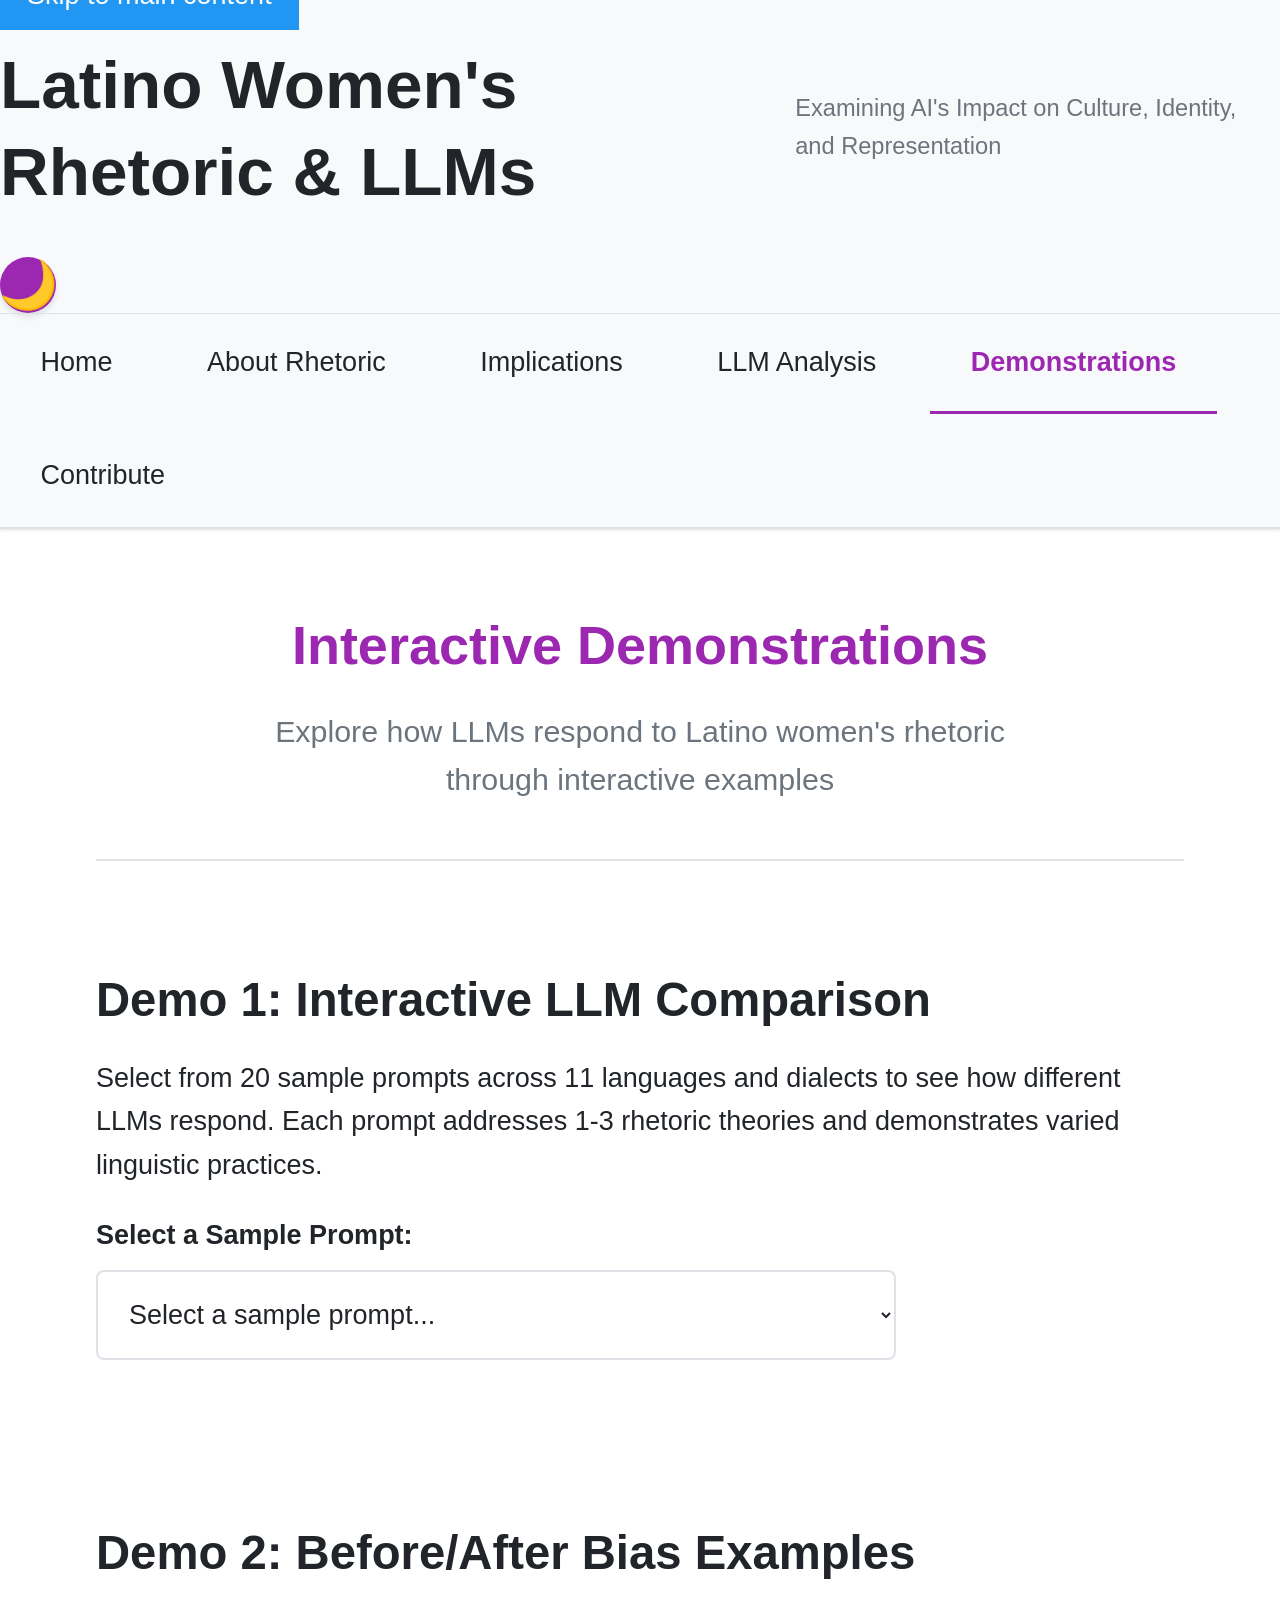
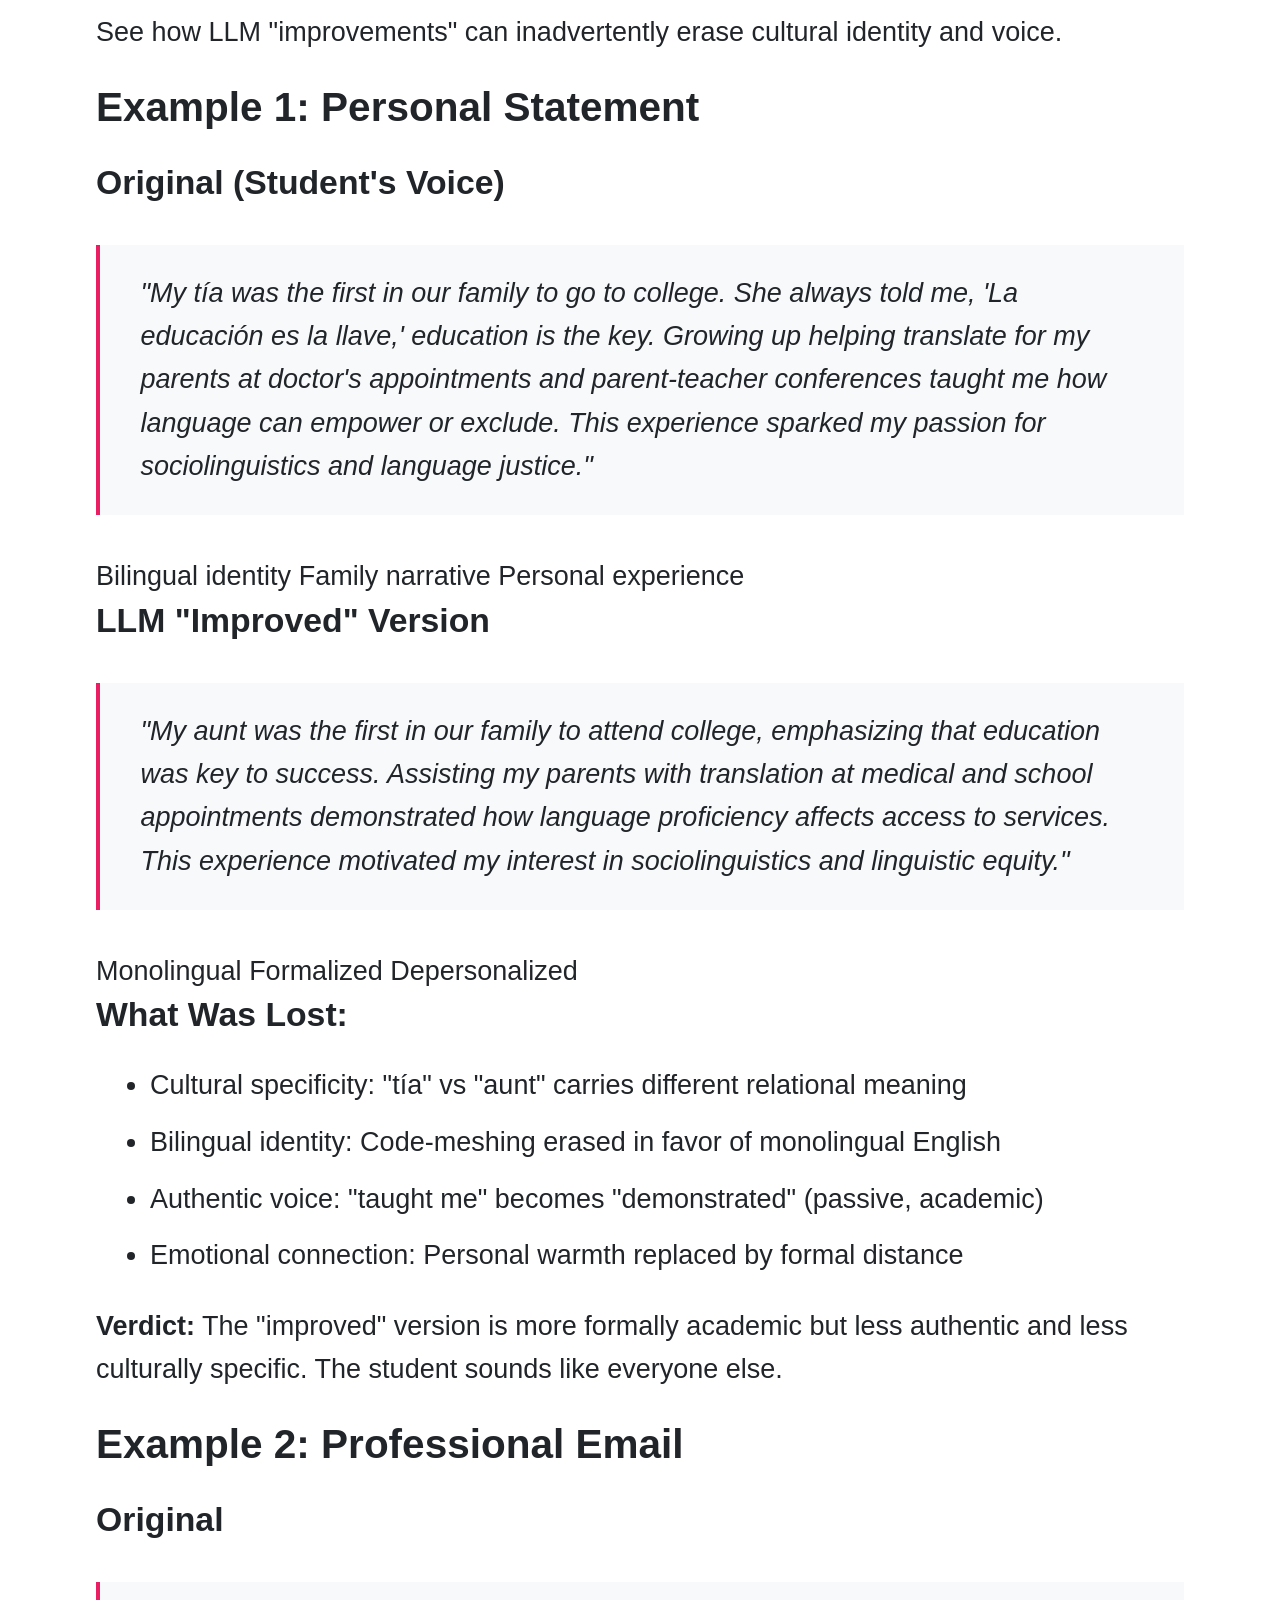
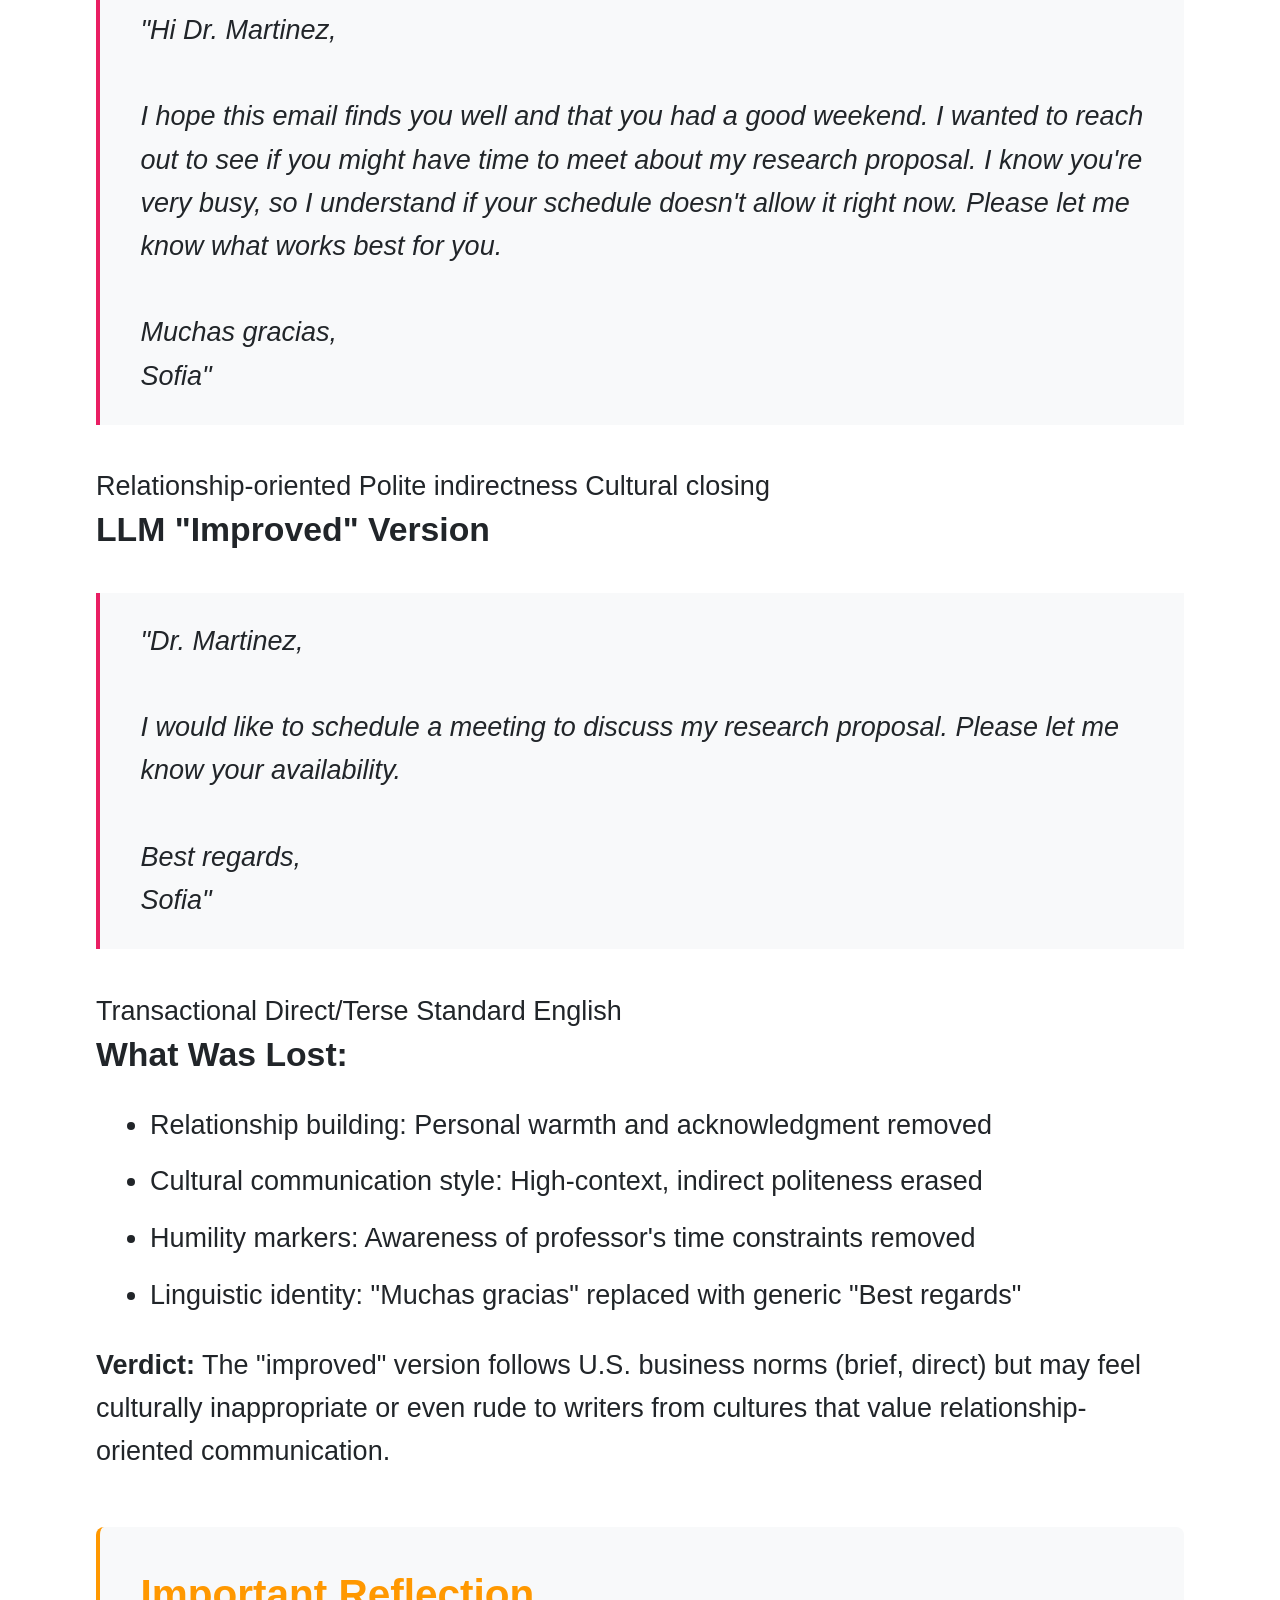
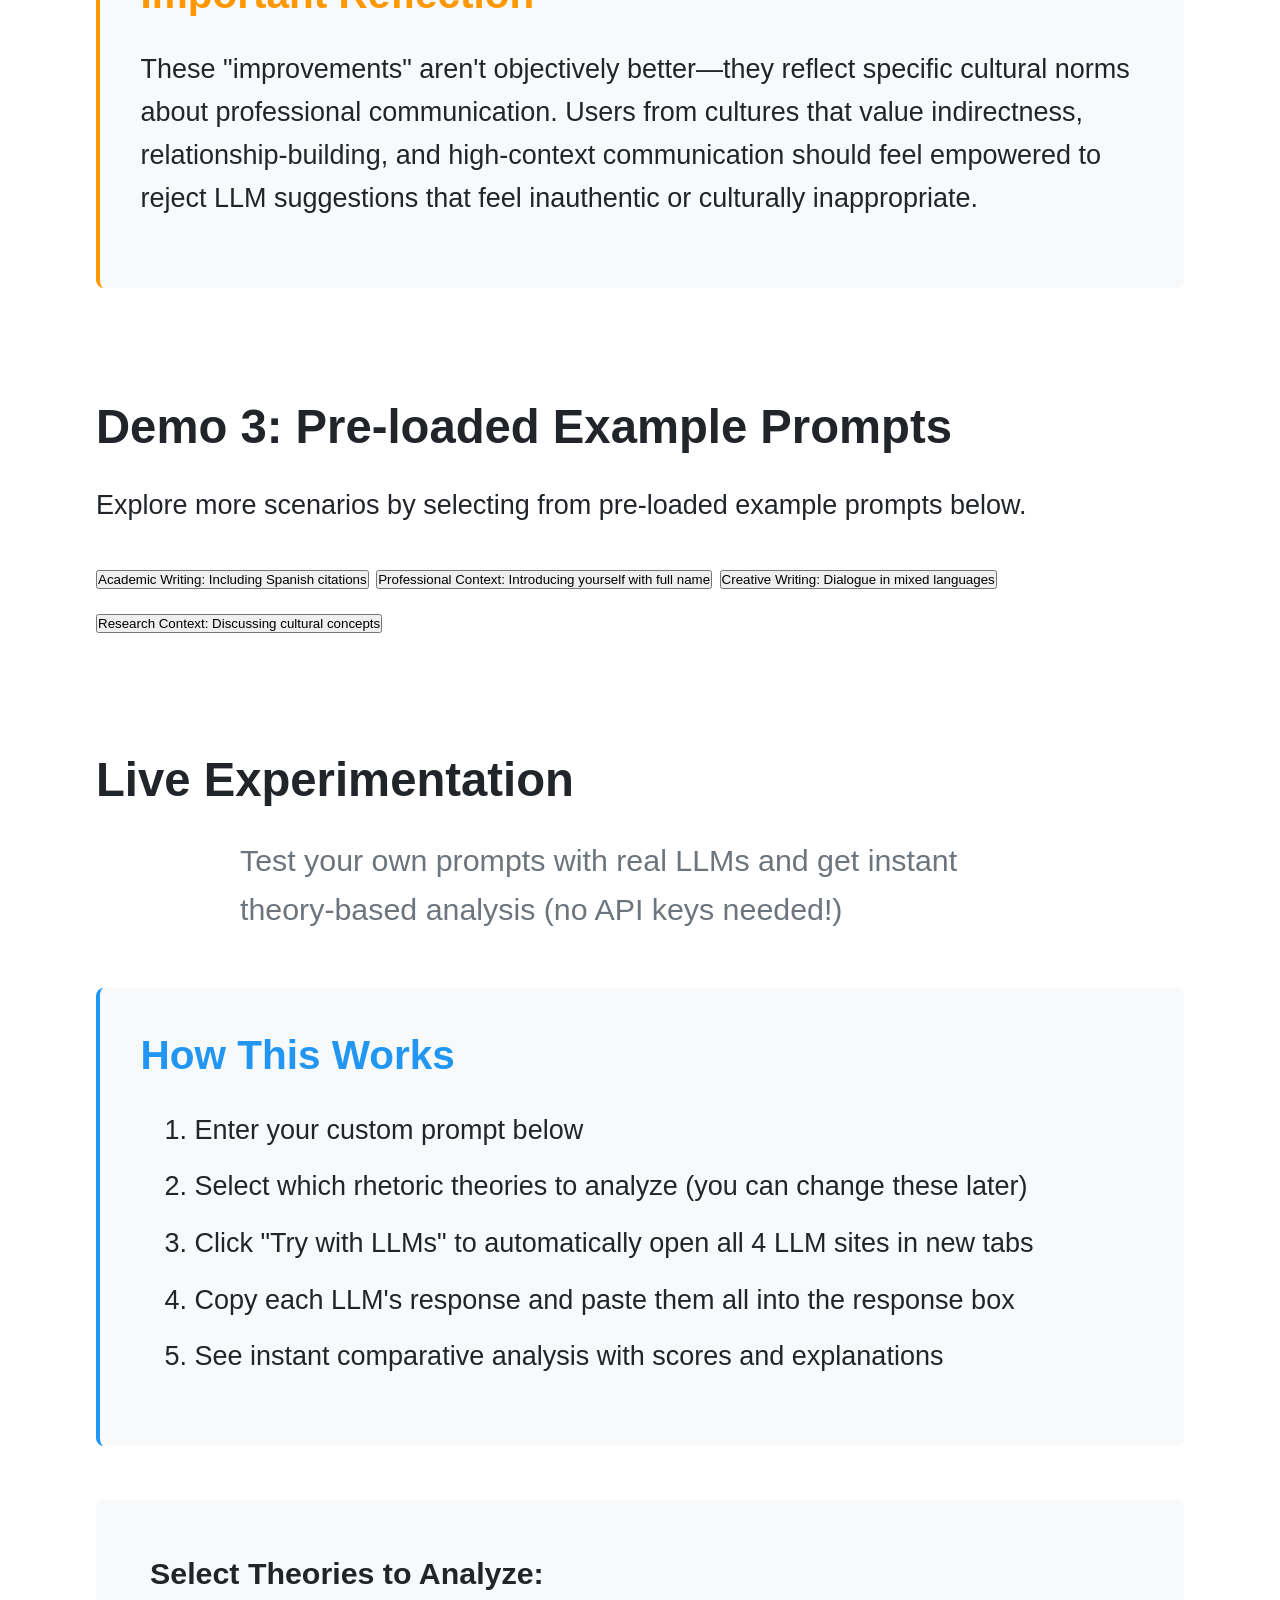
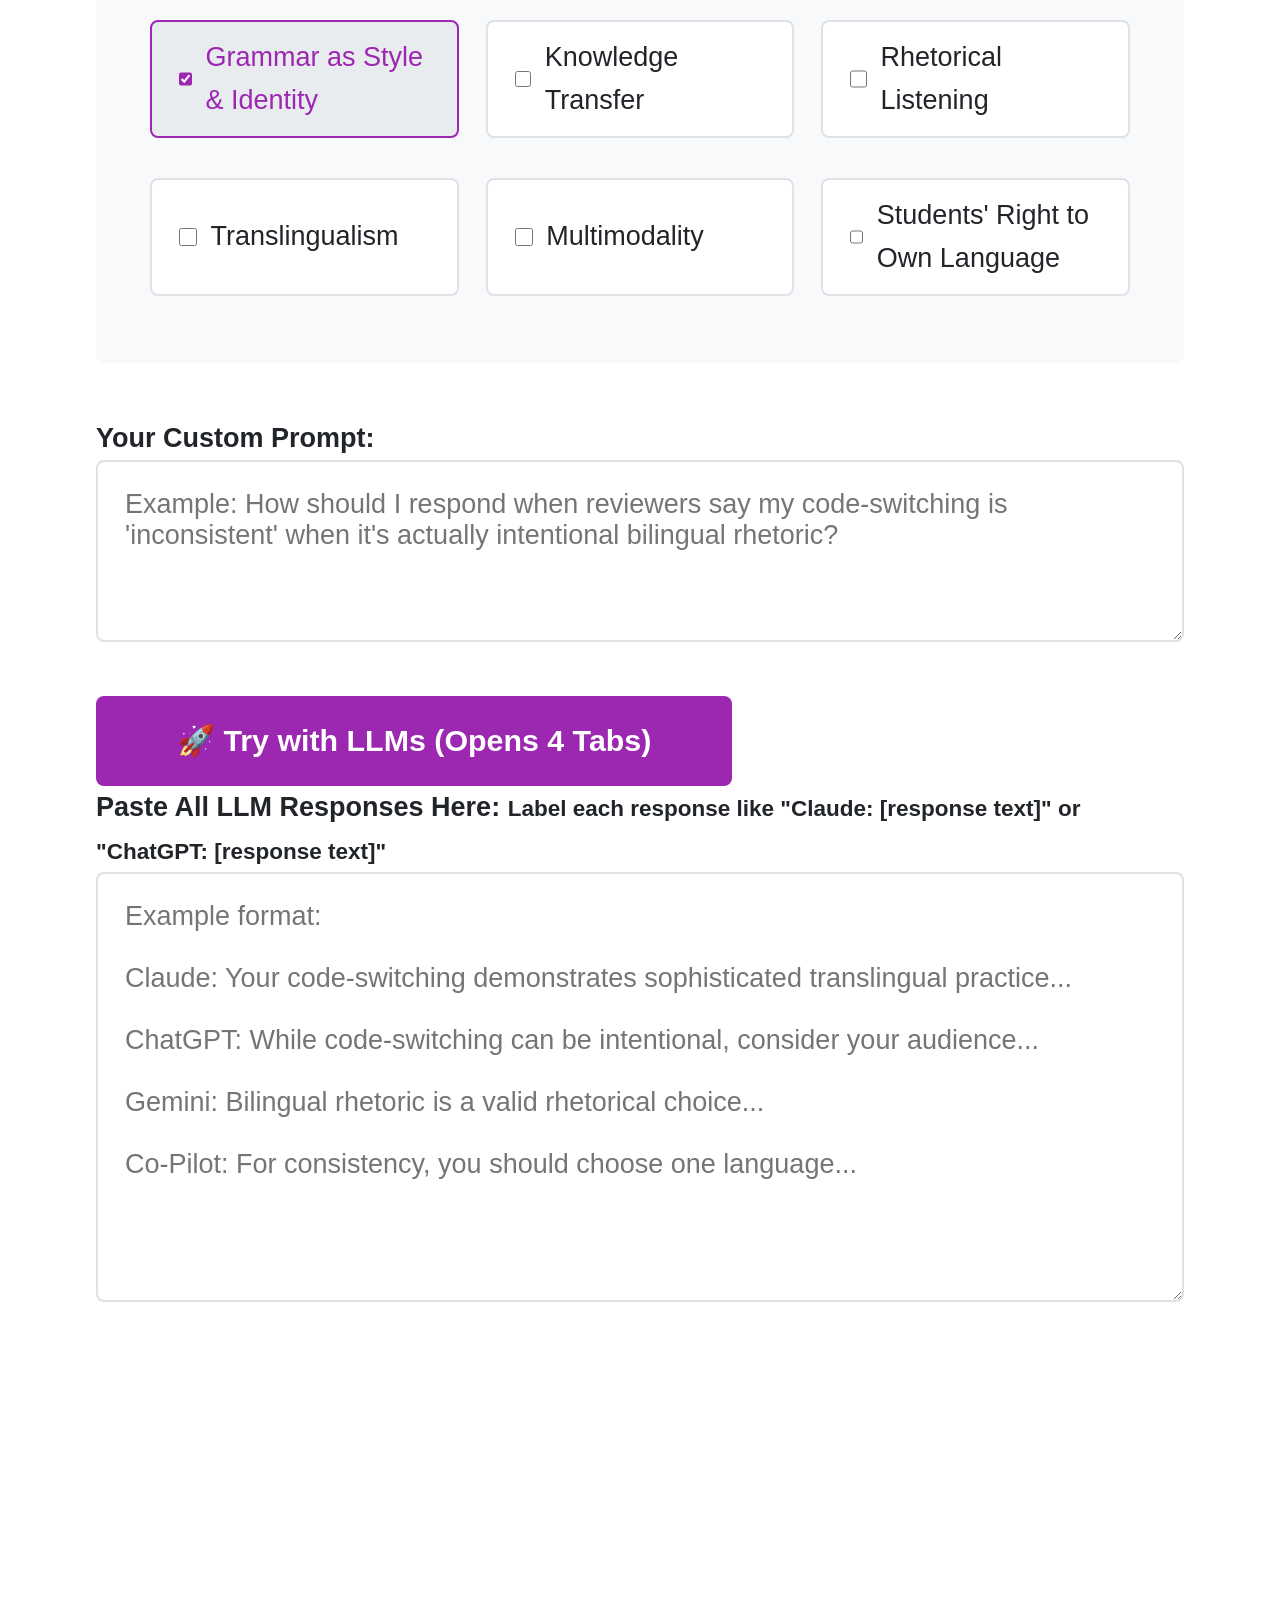
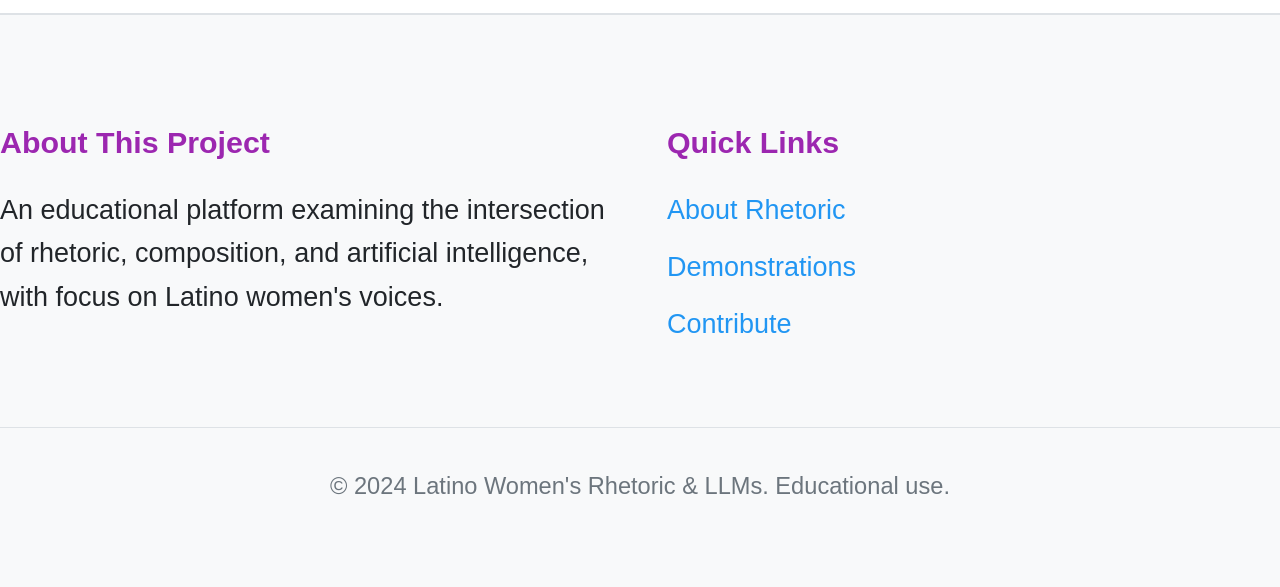
<file: pages/demonstrations.html>
<!DOCTYPE html>
<html lang="en">
<head>
    <meta charset="UTF-8">
    <meta name="viewport" content="width=device-width, initial-scale=1.0">
    <meta name="description" content="Interactive demonstrations of LLM behavior with Latino women's rhetoric">
    <title>Interactive Demonstrations | Latino Women's Rhetoric & LLMs</title>

    <link rel="stylesheet" href="../css/main.css">
    <link rel="stylesheet" href="../css/responsive.css">
</head>
<body>
    <a href="#main-content" class="skip-link">Skip to main content</a>

    <header role="banner">
        <div class="header-content">
            <h1><a href="../index.html">Latino Women's Rhetoric & LLMs</a></h1>
            <p class="tagline">Examining AI's Impact on Culture, Identity, and Representation</p>
        </div>
        <button id="theme-toggle" class="theme-toggle" aria-label="Toggle dark mode">
            <span class="theme-icon">🌙</span>
        </button>

        <nav role="navigation" aria-label="Main navigation">
            <ul class="nav-menu">
                <li><a href="../index.html">Home</a></li>
                <li><a href="about.html">About Rhetoric</a></li>
                <li><a href="applications.html">Implications</a></li>
                <li><a href="llm-analysis.html">LLM Analysis</a></li>
                <li><a href="demonstrations.html" class="active" aria-current="page">Demonstrations</a></li>
                <li><a href="contribute.html">Contribute</a></li>
            </ul>
        </nav>
    </header>

    <main id="main-content" role="main">
        <div class="container">
        <header class="page-header">
                <h2>Interactive Demonstrations</h2>
                <p class="lead">
                    Explore how LLMs respond to Latino women's rhetoric through interactive examples
                </p>
            </header>

            <!-- Pre-recorded Demonstrations -->
                <!-- Demo 1: Interactive LLM Comparison -->
                <section class="demo-section" aria-labelledby="demo1-heading">
                    <h3 id="demo1-heading">Demo 1: Interactive LLM Comparison</h3>
                    <p>
                        Select from 20 sample prompts across 11 languages and dialects to see how different LLMs respond.
                        Each prompt addresses 1-3 rhetoric theories and demonstrates varied linguistic practices.
                    </p>

                    <div class="demo-interface">
                        <!-- Prompt Selection -->
                        <div class="prompt-selection">
                            <label for="prompt-dropdown">
                                <strong>Select a Sample Prompt:</strong>
                                <select id="prompt-dropdown" class="prompt-dropdown">
                                    <option value="">Select a sample prompt...</option>
                                </select>
                            </label>
                        </div>

                        <!-- Selected Prompt Display -->
                        <div id="prompt-display" class="prompt-display"></div>

                        <!-- Action Buttons -->
                        <div class="demo-buttons">
                            <button id="show-prerecorded-btn" class="btn btn-primary" style="display: none;">
                                Show Pre-recorded Responses
                            </button>
                            <button id="generate-live-btn" class="btn btn-secondary" style="display: none;">
                                Generate Live Responses (Requires API Keys)
                            </button>
                        </div>

                        <!-- Responses Grid -->
                        <div id="responses-grid" class="responses-grid" style="display: none;"></div>

                        <!-- Analysis Box -->
                        <div id="analysis-box" class="analysis-box" style="display: none;"></div>
                    </div>
                </section>

                <!-- Demo 2: Before/After Bias -->
                <section class="demo-section" aria-labelledby="demo2-heading">
                    <h3 id="demo2-heading">Demo 2: Before/After Bias Examples</h3>
                    <p>
                        See how LLM "improvements" can inadvertently erase cultural identity and voice.
                    </p>

                    <div class="before-after-examples">
                        <!-- Example 1 -->
                        <article class="ba-example">
                            <h4>Example 1: Personal Statement</h4>

                            <div class="ba-grid">
                                <div class="ba-before">
                                    <h5>Original (Student's Voice)</h5>
                                    <blockquote>
                                        "My tía was the first in our family to go to college. She always told me,
                                        'La educación es la llave,' education is the key. Growing up helping translate
                                        for my parents at doctor's appointments and parent-teacher conferences taught me
                                        how language can empower or exclude. This experience sparked my passion for
                                        sociolinguistics and language justice."
                                    </blockquote>
                                    <div class="characteristics">
                                        <span class="char">Bilingual identity</span>
                                        <span class="char">Family narrative</span>
                                        <span class="char">Personal experience</span>
                                    </div>
                                </div>

                                <div class="ba-after">
                                    <h5>LLM "Improved" Version</h5>
                                    <blockquote>
                                        "My aunt was the first in our family to attend college, emphasizing that education
                                        was key to success. Assisting my parents with translation at medical and school
                                        appointments demonstrated how language proficiency affects access to services.
                                        This experience motivated my interest in sociolinguistics and linguistic equity."
                                    </blockquote>
                                    <div class="characteristics negative">
                                        <span class="char">Monolingual</span>
                                        <span class="char">Formalized</span>
                                        <span class="char">Depersonalized</span>
                                    </div>
                                </div>
                            </div>

                            <div class="ba-analysis">
                                <h5>What Was Lost:</h5>
                                <ul>
                                    <li>Cultural specificity: "tía" vs "aunt" carries different relational meaning</li>
                                    <li>Bilingual identity: Code-meshing erased in favor of monolingual English</li>
                                    <li>Authentic voice: "taught me" becomes "demonstrated" (passive, academic)</li>
                                    <li>Emotional connection: Personal warmth replaced by formal distance</li>
                                </ul>
                                <p class="verdict">
                                    <strong>Verdict:</strong> The "improved" version is more formally academic but less
                                    authentic and less culturally specific. The student sounds like everyone else.
                                </p>
                            </div>
                        </article>

                        <!-- Example 2 -->
                        <article class="ba-example">
                            <h4>Example 2: Professional Email</h4>

                            <div class="ba-grid">
                                <div class="ba-before">
                                    <h5>Original</h5>
                                    <blockquote>
                                        "Hi Dr. Martinez,<br><br>
                                        I hope this email finds you well and that you had a good weekend. I wanted to reach
                                        out to see if you might have time to meet about my research proposal. I know you're
                                        very busy, so I understand if your schedule doesn't allow it right now. Please let
                                        me know what works best for you.<br><br>
                                        Muchas gracias,<br>
                                        Sofia"
                                    </blockquote>
                                    <div class="characteristics">
                                        <span class="char">Relationship-oriented</span>
                                        <span class="char">Polite indirectness</span>
                                        <span class="char">Cultural closing</span>
                                    </div>
                                </div>

                                <div class="ba-after">
                                    <h5>LLM "Improved" Version</h5>
                                    <blockquote>
                                        "Dr. Martinez,<br><br>
                                        I would like to schedule a meeting to discuss my research proposal. Please let me
                                        know your availability.<br><br>
                                        Best regards,<br>
                                        Sofia"
                                    </blockquote>
                                    <div class="characteristics negative">
                                        <span class="char">Transactional</span>
                                        <span class="char">Direct/Terse</span>
                                        <span class="char">Standard English</span>
                                    </div>
                                </div>
                            </div>

                            <div class="ba-analysis">
                                <h5>What Was Lost:</h5>
                                <ul>
                                    <li>Relationship building: Personal warmth and acknowledgment removed</li>
                                    <li>Cultural communication style: High-context, indirect politeness erased</li>
                                    <li>Humility markers: Awareness of professor's time constraints removed</li>
                                    <li>Linguistic identity: "Muchas gracias" replaced with generic "Best regards"</li>
                                </ul>
                                <p class="verdict">
                                    <strong>Verdict:</strong> The "improved" version follows U.S. business norms (brief, direct)
                                    but may feel culturally inappropriate or even rude to writers from cultures that value
                                    relationship-oriented communication.
                                </p>
                            </div>
                        </article>
                    </div>

                    <div class="callout callout-warning">
                        <h4>Important Reflection</h4>
                        <p>
                            These "improvements" aren't objectively better—they reflect specific cultural norms about
                            professional communication. Users from cultures that value indirectness, relationship-building,
                            and high-context communication should feel empowered to reject LLM suggestions that feel
                            inauthentic or culturally inappropriate.
                        </p>
                    </div>
                </section>

                <!-- Demo 3: Example Prompts -->
                <section class="demo-section" aria-labelledby="demo3-heading">
                    <h3 id="demo3-heading">Demo 3: Pre-loaded Example Prompts</h3>
                    <p>
                        Explore more scenarios by selecting from pre-loaded example prompts below.
                    </p>

                    <div class="example-prompts">
                        <button class="example-btn" data-example="1">
                            Academic Writing: Including Spanish citations
                        </button>
                        <button class="example-btn" data-example="2">
                            Professional Context: Introducing yourself with full name
                        </button>
                        <button class="example-btn" data-example="3">
                            Creative Writing: Dialogue in mixed languages
                        </button>
                        <button class="example-btn" data-example="4">
                            Research Context: Discussing cultural concepts
                        </button>
                    </div>

                    <div id="example-display" class="example-display" hidden>
                        <!-- Content loaded by JavaScript -->
                    </div>
                </section>

            <!-- Live Experimentation Section -->
            <section class="live-experiment-section" aria-labelledby="live-experiment-heading">
                <h3 id="live-experiment-heading">Live Experimentation</h3>
                <p class="lead">
                    Test your own prompts with real LLMs and get instant theory-based analysis (no API keys needed!)
                </p>

                <div class="callout callout-info">
                    <h4>How This Works</h4>
                    <ol>
                        <li>Enter your custom prompt below</li>
                        <li>Select which rhetoric theories to analyze (you can change these later)</li>
                        <li>Click "Try with LLMs" to automatically open all 4 LLM sites in new tabs</li>
                        <li>Copy each LLM's response and paste them all into the response box</li>
                        <li>See instant comparative analysis with scores and explanations</li>
                    </ol>
                </div>

                <!-- Theory Selection -->
                <div class="theory-selection">
                    <h4>Select Theories to Analyze:</h4>
                    <div class="theory-checkboxes">
                        <label class="checkbox-label">
                            <input type="checkbox" name="theory" value="grammar">
                            Grammar as Style & Identity
                        </label>
                        <label class="checkbox-label">
                            <input type="checkbox" name="theory" value="transfer">
                            Knowledge Transfer
                        </label>
                        <label class="checkbox-label">
                            <input type="checkbox" name="theory" value="rhetorical_listening">
                            Rhetorical Listening
                        </label>
                        <label class="checkbox-label">
                            <input type="checkbox" name="theory" value="translingualism">
                            Translingualism
                        </label>
                        <label class="checkbox-label">
                            <input type="checkbox" name="theory" value="multimodality">
                            Multimodality
                        </label>
                        <label class="checkbox-label">
                            <input type="checkbox" name="theory" value="srtol">
                            Students' Right to Own Language
                        </label>
                    </div>
                </div>

                <!-- Custom Prompt Input -->
                <div class="form-group">
                    <label for="custom-prompt">
                        <strong>Your Custom Prompt:</strong>
                        <textarea
                            id="custom-prompt"
                            rows="4"
                            placeholder="Example: How should I respond when reviewers say my code-switching is 'inconsistent' when it's actually intentional bilingual rhetoric?"
                        ></textarea>
                    </label>
                </div>

                <button id="try-llms-btn" class="btn btn-primary btn-large" disabled>
                    🚀 Try with LLMs (Opens 4 Tabs)
                </button>

                <!-- LLM Cards Container (shown after clicking Try LLMs) -->
                <div id="llm-cards-container" class="llm-cards-section" style="display: none;">
                    <!-- Cards will be inserted here by JavaScript -->
                </div>

                <!-- Instructions Box (shown after clicking Try LLMs) -->
                <div id="instructions-box" style="display: none;">
                    <!-- Instructions will be inserted here by JavaScript -->
                </div>

                <!-- Response Textarea -->
                <div class="form-group">
                    <label for="response-textarea">
                        <strong>Paste All LLM Responses Here:</strong>
                        <small>Label each response like "Claude: [response text]" or "ChatGPT: [response text]"</small>
                        <textarea
                            id="response-textarea"
                            rows="12"
                            placeholder="Example format:&#10;&#10;Claude: Your code-switching demonstrates sophisticated translingual practice...&#10;&#10;ChatGPT: While code-switching can be intentional, consider your audience...&#10;&#10;Gemini: Bilingual rhetoric is a valid rhetorical choice...&#10;&#10;Co-Pilot: For consistency, you should choose one language..."
                        ></textarea>
                    </label>
                </div>

                <!-- Analysis Container -->
                <div id="analysis-container" class="analysis-container" style="display: none;">
                    <!-- Analysis results will be inserted here by JavaScript -->
                </div>
            </section>
        </div>
    </main>

    <footer role="contentinfo">
        <div class="footer-content">
                <div class="footer-section">
                    <h3>About This Project</h3>
                    <p>
                        An educational platform examining the intersection of rhetoric, composition,
                        and artificial intelligence, with focus on Latino women's voices.
                    </p>
                </div>
                <div class="footer-section">
                    <h3>Quick Links</h3>
                    <ul>
                        <li><a href="about.html">About Rhetoric</a></li>
                        <li><a href="demonstrations.html">Demonstrations</a></li>
                        <li><a href="contribute.html">Contribute</a></li>
                    </ul>
                </div>
            </div>
        <div class="footer-bottom">
            <p>&copy; 2024 Latino Women's Rhetoric & LLMs. Educational use.</p>
        </div>
    </footer>

    <script src="../js/main.js"></script>
    <script src="../js/navigation.js"></script>
    <script src="../js/data/sample-prompts.js"></script>
    <script src="../js/data/prerecorded-responses.js"></script>
    <script src="../js/components/interactive-demo.js"></script>
    <script src="../js/data/example-prompts.js"></script>
    <script src="../js/components/comparison-demo.js"></script>
    <script src="../js/analysis/keyword-dictionaries.js"></script>
    <script src="../js/analysis/theory-analyzer.js"></script>
    <script src="../js/components/live-experiment.js"></script>
</body>
</html>
</file>
<file: css/main.css>
/* ============================================
   CSS CUSTOM PROPERTIES (Variables)
   ============================================ */

:root {
  /* Light Mode Colors */
  --bg-primary: #ffffff;
  --bg-secondary: #f8f9fa;
  --bg-tertiary: #e9ecef;
  --text-primary: #212529;
  --text-secondary: #6c757d;
  --text-inverse: #ffffff;

  /* Brand Colors */
  --accent-pink: #e91e63;
  --accent-purple: #9c27b0;
  --accent-blue: #2196f3;
  --accent-teal: #009688;
  --accent-orange: #ff9800;

  /* Semantic Colors */
  --color-success: #4caf50;
  --color-warning: #ff9800;
  --color-error: #f44336;
  --color-info: #2196f3;

  /* Border and Shadow */
  --border-color: #dee2e6;
  --shadow-sm: 0 1px 3px rgba(0, 0, 0, 0.12);
  --shadow-md: 0 4px 6px rgba(0, 0, 0, 0.1);
  --shadow-lg: 0 10px 25px rgba(0, 0, 0, 0.15);

  /* Typography */
  --font-sans: -apple-system, BlinkMacSystemFont, "Segoe UI", Roboto, "Helvetica Neue", Arial, sans-serif;
  --font-serif: Georgia, "Times New Roman", serif;
  --font-mono: "Courier New", Courier, monospace;

  --font-size-base: 27px;
  --font-size-sm: 0.875rem;
  --font-size-lg: 1.125rem;
  --font-size-xl: 1.25rem;

  --line-height-base: 1.6;
  --line-height-tight: 1.3;

  /* Spacing */
  --spacing-xs: 0.25rem;
  --spacing-sm: 0.5rem;
  --spacing-md: 1rem;
  --spacing-lg: 1.5rem;
  --spacing-xl: 2rem;
  --spacing-2xl: 3rem;
  --spacing-3xl: 4rem;

  /* Layout */
  --container-max-width: 1200px;
  --border-radius: 8px;
  --transition-speed: 0.3s;
}

/* Dark Mode Colors */
[data-theme="dark"] {
  --bg-primary: #1a1a1a;
  --bg-secondary: #2d2d2d;
  --bg-tertiary: #3a3a3a;
  --text-primary: #f5f5f5;
  --text-secondary: #b0b0b0;
  --text-inverse: #1a1a1a;

  --border-color: #404040;
  --shadow-sm: 0 1px 3px rgba(0, 0, 0, 0.3);
  --shadow-md: 0 4px 6px rgba(0, 0, 0, 0.4);
  --shadow-lg: 0 10px 25px rgba(0, 0, 0, 0.5);

  /* Adjust accent colors for better dark mode visibility */
  --accent-pink: #f06292;
  --accent-purple: #ba68c8;
  --accent-blue: #64b5f6;
  --accent-teal: #4db6ac;
  --accent-orange: #ffb74d;
}

/* ============================================
   GLOBAL STYLES
   ============================================ */

* {
  box-sizing: border-box;
  margin: 0;
  padding: 0;
}

html {
  font-size: var(--font-size-base);
  scroll-behavior: smooth;
}

body {
  font-family: var(--font-sans);
  font-size: 1rem;
  line-height: var(--line-height-base);
  color: var(--text-primary);
  background-color: var(--bg-primary);
  transition: background-color var(--transition-speed), color var(--transition-speed);
  overflow-wrap: break-word;
  word-wrap: break-word;
}

/* ============================================
   TYPOGRAPHY
   ============================================ */

h1, h2, h3, h4, h5, h6 {
  margin-bottom: var(--spacing-md);
  line-height: var(--line-height-tight);
  font-weight: 700;
  color: var(--text-primary);
  overflow-wrap: break-word;
  word-wrap: break-word;
}

h1 { font-size: 2.5rem; }
h2 { font-size: 2rem; }
h3 { font-size: 1.75rem; }
h4 { font-size: 1.5rem; }
h5 { font-size: 1.25rem; }
h6 { font-size: 1rem; }

p {
  margin-bottom: var(--spacing-md);
  overflow-wrap: break-word;
  word-wrap: break-word;
}

a {
  color: var(--accent-blue);
  text-decoration: none;
  transition: color var(--transition-speed);
}

a:hover {
  color: var(--accent-purple);
  text-decoration: underline;
}

a:focus {
  outline: 2px solid var(--accent-blue);
  outline-offset: 2px;
}

strong, b {
  font-weight: 700;
}

em, i {
  font-style: italic;
}

blockquote {
  margin: var(--spacing-lg) 0;
  padding: var(--spacing-md) var(--spacing-lg);
  border-left: 4px solid var(--accent-pink);
  background-color: var(--bg-secondary);
  font-style: italic;
}

ul, ol {
  margin-bottom: var(--spacing-md);
  padding-left: var(--spacing-xl);
}

li {
  margin-bottom: var(--spacing-sm);
  overflow-wrap: break-word;
  word-wrap: break-word;
}

/* ============================================
   LAYOUT
   ============================================ */

.container {
  max-width: calc(100vw - 192px);  /* Full width minus 1" (96px) on each side */
  margin: 0 96px;
  padding: 0;
}

.sr-only {
  position: absolute;
  width: 1px;
  height: 1px;
  padding: 0;
  margin: -1px;
  overflow: hidden;
  clip: rect(0, 0, 0, 0);
  white-space: nowrap;
  border: 0;
}

.skip-link {
  position: absolute;
  top: -40px;
  left: 0;
  background: var(--accent-blue);
  color: white;
  padding: var(--spacing-sm) var(--spacing-md);
  text-decoration: none;
  z-index: 100;
}

.skip-link:focus {
  top: 0;
}

/* ============================================
   HEADER & NAVIGATION
   ============================================ */

header[role="banner"] {
  background-color: var(--bg-secondary);
  border-bottom: 2px solid var(--border-color);
  box-shadow: var(--shadow-sm);
  position: sticky;
  top: 0;
  z-index: 50;
}

.header-content {
  display: flex;
  justify-content: space-between;
  align-items: center;
  padding: var(--spacing-lg) 0;
}

.header-content h1 {
  font-size: 2.5rem;
  margin: 0;
}

.header-content h1 a {
  color: var(--text-primary);
  text-decoration: none;
}

.header-content h1 a:hover {
  color: var(--accent-pink);
}

.tagline {
  font-size: var(--font-size-sm);
  color: var(--text-secondary);
  margin: 0;
}

/* Theme Toggle */
.theme-toggle {
  background: var(--accent-purple);
  color: white;
  border: none;
  border-radius: 50%;
  width: 56px;
  height: 56px;
  cursor: pointer;
  font-size: 1.75rem;
  display: flex;
  align-items: center;
  justify-content: center;
  transition: transform var(--transition-speed), background-color var(--transition-speed);
  box-shadow: var(--shadow-md);
}

.theme-toggle:hover {
  transform: scale(1.1);
  background: var(--accent-pink);
}

.theme-toggle:focus {
  outline: 2px solid var(--accent-blue);
  outline-offset: 2px;
}

/* Navigation Menu */
nav[role="navigation"] {
  border-top: 1px solid var(--border-color);
}

.nav-menu {
  list-style: none;
  padding: 0;
  margin: 0;
  display: flex;
  flex-wrap: wrap;
  gap: var(--spacing-sm);
}

.nav-menu li {
  margin: 0;
}

.nav-menu a {
  display: block;
  padding: var(--spacing-md) var(--spacing-lg);
  color: var(--text-primary);
  text-decoration: none;
  border-bottom: 3px solid transparent;
  transition: border-color var(--transition-speed), color var(--transition-speed);
}

.nav-menu a:hover {
  color: var(--accent-pink);
  border-bottom-color: var(--accent-pink);
}

.nav-menu a.active {
  color: var(--accent-purple);
  border-bottom-color: var(--accent-purple);
  font-weight: 600;
}

/* ============================================
   MAIN CONTENT
   ============================================ */

main {
  min-height: calc(100vh - 200px);
  padding: var(--spacing-2xl) 0;
}

.page-header {
  text-align: center;
  margin-bottom: var(--spacing-3xl);
  padding-bottom: var(--spacing-xl);
  border-bottom: 2px solid var(--border-color);
}

.page-header h2 {
  color: var(--accent-purple);
  margin-bottom: var(--spacing-md);
}

.lead {
  font-size: var(--font-size-lg);
  color: var(--text-secondary);
  max-width: 800px;
  margin: 0 auto;
}

/* ============================================
   HERO SECTION
   ============================================ */

.hero {
  background: linear-gradient(135deg, var(--accent-purple), var(--accent-pink));
  color: white;
  padding: var(--spacing-3xl) 0;
  margin-bottom: var(--spacing-3xl);
  text-align: center;
}

.hero h2 {
  color: white;
  font-size: 3.5rem;
  margin-bottom: var(--spacing-lg);
}

.hero-description {
  font-size: var(--font-size-lg);
  max-width: 800px;
  margin: 0 auto var(--spacing-xl);
  line-height: 1.8;
}

.hero-cta {
  display: flex;
  gap: var(--spacing-md);
  justify-content: center;
  flex-wrap: wrap;
}

/* ============================================
   BUTTONS
   ============================================ */

.btn {
  display: inline-block;
  padding: var(--spacing-md) var(--spacing-xl);
  font-size: 1rem;
  font-weight: 600;
  text-align: center;
  text-decoration: none;
  border: none;
  border-radius: var(--border-radius);
  cursor: pointer;
  transition: all var(--transition-speed);
}

.btn-primary {
  background: var(--accent-purple);
  color: white;
}

.btn-primary:hover {
  background: var(--accent-pink);
  transform: translateY(-2px);
  box-shadow: var(--shadow-md);
  text-decoration: none;
}

.btn-secondary {
  background: var(--bg-tertiary);
  color: var(--text-primary);
  border: 2px solid var(--border-color);
}

.btn-secondary:hover {
  background: var(--bg-secondary);
  border-color: var(--accent-purple);
  text-decoration: none;
}

.btn-small {
  padding: var(--spacing-sm) var(--spacing-md);
  font-size: var(--font-size-sm);
}

/* ============================================
   CARDS & GRIDS
   ============================================ */

.intro-grid,
.preview-grid,
.concept-grid {
  display: grid;
  grid-template-columns: repeat(auto-fit, minmax(280px, 1fr));
  gap: var(--spacing-xl);
  margin: var(--spacing-2xl) 0;
}

.intro-card,
.preview-item,
.concept-card {
  background: var(--bg-secondary);
  padding: var(--spacing-xl);
  border-radius: var(--border-radius);
  border: 1px solid var(--border-color);
  transition: transform var(--transition-speed), box-shadow var(--transition-speed);
}

.intro-card:hover,
.concept-card:hover {
  transform: translateY(-4px);
  box-shadow: var(--shadow-lg);
}

.intro-card h3,
.preview-item h3,
.concept-card h4 {
  color: var(--accent-purple);
  margin-bottom: var(--spacing-md);
}

.card-link {
  display: inline-block;
  margin-top: var(--spacing-md);
  color: var(--accent-pink);
  font-weight: 600;
}

.card-link:hover {
  color: var(--accent-purple);
}

/* ============================================
   SECTIONS
   ============================================ */

section {
  margin-bottom: var(--spacing-3xl);
}

.section-description {
  font-size: var(--font-size-lg);
  color: var(--text-secondary);
  text-align: center;
  max-width: 800px;
  margin: 0 auto var(--spacing-xl);
}

/* ============================================
   CALLOUTS & BOXES
   ============================================ */

.callout {
  padding: var(--spacing-lg);
  margin: var(--spacing-xl) 0;
  border-radius: var(--border-radius);
  border-left: 4px solid var(--accent-blue);
  background-color: var(--bg-secondary);
}

.callout h4 {
  margin-top: 0;
  color: var(--accent-blue);
}

.callout-warning {
  border-left-color: var(--color-warning);
}

.callout-warning h4 {
  color: var(--color-warning);
}

.callout-info {
  border-left-color: var(--color-info);
}

.callout-critical {
  border-left-color: var(--color-error);
  background-color: rgba(244, 67, 54, 0.1);
}

.callout-critical h4 {
  color: var(--color-error);
}

.impact-box {
  padding: var(--spacing-lg);
  margin: var(--spacing-lg) 0;
  border-radius: var(--border-radius);
  background-color: var(--bg-secondary);
  border: 2px solid var(--border-color);
}

.impact-positive {
  border-color: var(--color-success);
  background-color: rgba(76, 175, 80, 0.1);
}

.impact-negative {
  border-color: var(--color-error);
  background-color: rgba(244, 67, 54, 0.1);
}

/* ============================================
   CTA SECTION
   ============================================ */

.cta {
  background: var(--bg-secondary);
  padding: var(--spacing-3xl) 0;
  text-align: center;
  border-radius: var(--border-radius);
  margin-top: var(--spacing-3xl);
}

.cta h2 {
  color: var(--accent-purple);
}

/* ============================================
   THEORY SECTION
   ============================================ */

.section-intro {
  font-size: var(--font-size-lg);
  color: var(--text-secondary);
  margin-bottom: var(--spacing-2xl);
  line-height: 1.8;
}

.theory-list {
  margin-top: var(--spacing-2xl);
  display: grid;
  grid-template-columns: repeat(2, 1fr);
  gap: var(--spacing-xl);
}

.theory-item {
  background: var(--bg-secondary);
  padding: var(--spacing-xl);
  border-radius: var(--border-radius);
  border: 2px solid var(--border-color);
  border-left: 4px solid var(--accent-purple);
  box-shadow: var(--shadow-md);
  transition: transform var(--transition-speed), box-shadow var(--transition-speed);
}

.theory-item:hover {
  transform: translateY(-4px);
  box-shadow: var(--shadow-lg);
  border-left-width: 6px;
}

.theory-item h4 {
  color: var(--accent-purple);
  margin-bottom: var(--spacing-md);
}

.theory-citation {
  font-size: var(--font-size-sm);
  color: var(--text-secondary);
  font-style: italic;
  margin-bottom: var(--spacing-md);
  padding: var(--spacing-md);
  background: var(--bg-tertiary);
  border-radius: calc(var(--border-radius) / 2);
  overflow-wrap: break-word;
  word-wrap: break-word;
}

.citation-list {
  list-style-type: disc;
  margin-top: var(--spacing-sm);
  padding-left: var(--spacing-xl);
  font-style: italic;
}

.citation-list li {
  margin-bottom: var(--spacing-xs);
  line-height: 1.6;
}

/* ============================================
   CONCEPT MAP & MODAL
   ============================================ */

.map-legend {
  display: flex;
  gap: var(--spacing-lg);
  justify-content: center;
  margin-top: var(--spacing-lg);
  flex-wrap: wrap;
}

.legend-item {
  display: flex;
  align-items: center;
  gap: var(--spacing-sm);
  font-size: var(--font-size-sm);
  color: var(--text-secondary);
}

/* Modal */
.modal {
  display: none;
  position: fixed;
  z-index: 1000;
  left: 0;
  top: 0;
  width: 100%;
  height: 100%;
  overflow: auto;
  background-color: rgba(0, 0, 0, 0.6);
  animation: fadeIn 0.3s;
}

@keyframes fadeIn {
  from { opacity: 0; }
  to { opacity: 1; }
}

.modal-content {
  background-color: var(--bg-primary);
  margin: 5% auto;
  padding: var(--spacing-2xl);
  border: 2px solid var(--border-color);
  border-radius: var(--border-radius);
  width: 90%;
  max-width: 700px;
  max-height: 80vh;
  overflow-y: auto;
  box-shadow: var(--shadow-lg);
  animation: slideDown 0.3s;
  position: relative;
}

@keyframes slideDown {
  from {
    transform: translateY(-50px);
    opacity: 0;
  }
  to {
    transform: translateY(0);
    opacity: 1;
  }
}

.modal-content h3 {
  color: var(--accent-purple);
  margin-bottom: var(--spacing-lg);
  padding-bottom: var(--spacing-md);
  border-bottom: 2px solid var(--border-color);
}

.modal-content h4 {
  color: var(--accent-pink);
  margin-top: var(--spacing-lg);
  margin-bottom: var(--spacing-sm);
}

.modal-section {
  margin: var(--spacing-lg) 0;
  padding: var(--spacing-md);
  background: var(--bg-secondary);
  border-radius: calc(var(--border-radius) / 2);
  border-left: 3px solid var(--accent-teal);
}

.modal-close {
  color: var(--text-secondary);
  position: absolute;
  top: var(--spacing-lg);
  right: var(--spacing-lg);
  font-size: 28px;
  font-weight: bold;
  cursor: pointer;
  transition: color var(--transition-speed);
  line-height: 1;
}

.modal-close:hover,
.modal-close:focus {
  color: var(--accent-pink);
}

.edge-type {
  font-weight: 600;
  font-size: var(--font-size-lg);
  margin: var(--spacing-md) 0;
}

/* ============================================
   TIMELINE SECTION
   ============================================ */

.timeline-section {
  background: var(--bg-secondary);
  padding: var(--spacing-3xl) 0;
  margin: var(--spacing-3xl) 0;
}

.timeline-section h2 {
  color: var(--accent-purple);
  text-align: center;
  margin-bottom: var(--spacing-2xl);
}

.timeline-introduction {
  max-width: 900px;
  margin: 0 auto var(--spacing-3xl);
  line-height: 1.8;
}

.timeline-introduction p {
  margin-bottom: var(--spacing-lg);
}

.timeline-connections {
  margin: var(--spacing-xl) 0;
  padding-left: var(--spacing-2xl);
}

.timeline-connections li {
  margin-bottom: var(--spacing-md);
  line-height: 1.8;
}

.timeline-embed {
  background: white;
  padding: var(--spacing-lg);
  border-radius: var(--border-radius);
  box-shadow: var(--shadow-md);
  margin-top: var(--spacing-2xl);
}

.timeline-embed iframe {
  display: block;
  width: 100%;
  border-radius: var(--border-radius);
}

.timeline-attribution {
  text-align: center;
  margin-top: var(--spacing-sm);
  padding-top: var(--spacing-sm);
  border-top: 1px solid var(--border-color);
}

[data-theme="dark"] .timeline-embed {
  background: var(--bg-tertiary);
}

/* ============================================
   FOOTER
   ============================================ */

footer[role="contentinfo"] {
  background-color: var(--bg-secondary);
  border-top: 2px solid var(--border-color);
  padding: var(--spacing-3xl) 0 var(--spacing-xl);
  margin-top: var(--spacing-3xl);
}

.footer-content {
  display: grid;
  grid-template-columns: repeat(auto-fit, minmax(250px, 1fr));
  gap: var(--spacing-xl);
  margin-bottom: var(--spacing-xl);
}

.footer-section h3 {
  font-size: 1.125rem;
  margin-bottom: var(--spacing-md);
  color: var(--accent-purple);
}

.footer-section ul {
  list-style: none;
  padding: 0;
}

.footer-section li {
  margin-bottom: var(--spacing-sm);
  overflow-wrap: break-word;
  word-wrap: break-word;
}

.footer-bottom {
  text-align: center;
  padding-top: var(--spacing-lg);
  border-top: 1px solid var(--border-color);
  color: var(--text-secondary);
  font-size: var(--font-size-sm);
}

/* ============================================
   FORMS
   ============================================ */

.form-group {
  margin-bottom: var(--spacing-lg);
}

label {
  display: block;
  margin-bottom: var(--spacing-sm);
  font-weight: 600;
  color: var(--text-primary);
}

input[type="text"],
input[type="email"],
input[type="password"],
input[type="search"],
select,
textarea {
  width: 100%;
  padding: var(--spacing-md);
  border: 2px solid var(--border-color);
  border-radius: var(--border-radius);
  font-size: 1rem;
  font-family: var(--font-sans);
  background-color: var(--bg-primary);
  color: var(--text-primary);
  transition: border-color var(--transition-speed);
}

input:focus,
select:focus,
textarea:focus {
  outline: none;
  border-color: var(--accent-purple);
}

textarea {
  resize: vertical;
  min-height: 120px;
}

/* ============================================
   TAGS & BADGES
   ============================================ */

.tag, .badge {
  display: inline-block;
  padding: var(--spacing-xs) var(--spacing-sm);
  font-size: var(--font-size-sm);
  font-weight: 600;
  border-radius: calc(var(--border-radius) / 2);
  margin-right: var(--spacing-xs);
}

.tag-positive {
  background-color: rgba(76, 175, 80, 0.2);
  color: var(--color-success);
}

.tag-negative {
  background-color: rgba(244, 67, 54, 0.2);
  color: var(--color-error);
}

.tag-neutral {
  background-color: var(--bg-tertiary);
  color: var(--text-secondary);
}

.badge {
  background-color: var(--accent-purple);
  color: white;
}

/* ============================================
   ACCESSIBILITY
   ============================================ */

:focus-visible {
  outline: 3px solid var(--accent-blue);
  outline-offset: 2px;
}

/* Reduce motion for users who prefer it */
@media (prefers-reduced-motion: reduce) {
  *,
  *::before,
  *::after {
    animation-duration: 0.01ms !important;
    animation-iteration-count: 1 !important;
    transition-duration: 0.01ms !important;
    scroll-behavior: auto !important;
  }
}

/* High contrast mode support */
@media (prefers-contrast: high) {
  :root {
    --border-color: #000;
  }

  [data-theme="dark"] {
    --border-color: #fff;
  }
}

/* ============================================
   VIS.JS NETWORK VISUALIZATION
   ============================================ */

.vis-network-container {
    width: 100vw;
    height: 100vh;
    min-height: 800px;
    border: none;
    border-radius: 0;
    background: var(--bg-primary);
    margin: var(--spacing-xl) 0;
    margin-left: calc(-50vw + 50%);
    margin-right: calc(-50vw + 50%);
    position: relative;
}

/* Responsive: smaller height on mobile */
@media (max-width: 768px) {
    .vis-network-container {
        height: 600px;
        min-height: 500px;
    }
}

/* ============================================
   TIMELINE EMBED - FULL WIDTH
   ============================================ */

.timeline-embed {
    width: 100vw;
    min-height: 800px;
    margin: var(--spacing-xl) 0;
    margin-left: calc(-50vw + 50%);
    margin-right: calc(-50vw + 50%);
    position: relative;
    background: var(--bg-primary);
}

.timeline-embed iframe {
    display: block;
    width: 100%;
    height: 800px;
    border: none;
}

.timeline-attribution {
    text-align: center;
    padding: var(--spacing-sm);
    background: var(--bg-secondary);
}

/* Responsive: smaller height on mobile */
@media (max-width: 768px) {
    .timeline-embed {
        min-height: 600px;
    }

    .timeline-embed iframe {
        height: 600px;
    }
}

.legend-grid {
    display: grid;
    grid-template-columns: repeat(auto-fit, minmax(250px, 1fr));
    gap: var(--spacing-md);
    margin-top: var(--spacing-md);
}

.legend-circle {
    display: inline-block;
    width: 20px;
    height: 20px;
    border-radius: 50%;
    vertical-align: middle;
    margin-right: var(--spacing-sm);
    border: 2px solid rgba(0, 0, 0, 0.2);
}

.connection-types {
    display: flex;
    flex-direction: column;
    gap: var(--spacing-sm);
    margin-top: var(--spacing-md);
}

.connection-item {
    display: flex;
    align-items: center;
    gap: var(--spacing-md);
    padding: var(--spacing-sm);
    background: var(--bg-secondary);
    border-radius: var(--radius-md);
}

.connection-item svg {
    flex-shrink: 0;
}

.connection-item span {
    line-height: 1.5;
    color: var(--text-primary);
}

/* ============================================
   FEEDBACK ANALYSIS TOOL
   ============================================ */

.feedback-section {
    background: var(--bg-secondary);
    padding: var(--spacing-2xl);
    border-radius: var(--radius-lg);
    margin: var(--spacing-3xl) 0;
    border: 2px solid var(--border-color);
}

.feedback-section h3 {
    color: var(--text-primary);
    margin-bottom: var(--spacing-xl);
    text-align: center;
}

.feedback-container {
    display: grid;
    grid-template-columns: 1fr 1fr;
    gap: var(--spacing-2xl);
    margin-top: var(--spacing-xl);
}

@media (max-width: 900px) {
    .feedback-container {
        grid-template-columns: 1fr;
    }
}

.feedback-input-area,
.keywords-area {
    background: var(--bg-primary);
    padding: var(--spacing-xl);
    border-radius: var(--radius-lg);
    box-shadow: 0 2px 10px rgba(0, 0, 0, 0.1);
    border: 1px solid var(--border-color);
}

.feedback-input-area h4,
.keywords-area h4 {
    color: var(--text-primary);
    margin-top: 0;
    margin-bottom: var(--spacing-md);
    font-size: 1.3em;
}

.feedback-textarea {
    width: 100%;
    min-height: 150px;
    padding: var(--spacing-md);
    border: 2px solid var(--border-color);
    border-radius: var(--radius-md);
    font-family: var(--font-body);
    font-size: 14px;
    resize: vertical;
    transition: border-color 0.3s;
    box-sizing: border-box;
    background: var(--bg-primary);
    color: var(--text-primary);
}

.feedback-textarea:focus {
    outline: none;
    border-color: var(--accent-purple);
}

.feedback-instructions {
    color: var(--text-secondary);
    font-size: 13px;
    margin-top: var(--spacing-md);
    line-height: 1.5;
}

.keywords-list {
    display: flex;
    flex-wrap: wrap;
    gap: var(--spacing-sm);
    min-height: 100px;
    padding: var(--spacing-md);
    background: var(--bg-secondary);
    border-radius: var(--radius-md);
    border: 2px dashed var(--border-color);
}

.keywords-placeholder {
    color: var(--text-muted);
    width: 100%;
    text-align: center;
    padding-top: 30px;
}

.keyword-tag {
    padding: 8px 15px;
    border-radius: 20px;
    font-size: 14px;
    font-weight: 500;
    animation: fadeIn 0.5s ease;
    box-shadow: 0 2px 5px rgba(0, 0, 0, 0.1);
    color: white;
}

.tag-theory {
    background: linear-gradient(135deg, #FF6B6B 0%, #FF8E8E 100%);
}

.tag-pedagogy {
    background: linear-gradient(135deg, #4ECDC4 0%, #45B7D1 100%);
}

.tag-relationship {
    background: linear-gradient(135deg, #96CEB4 0%, #88D8B0 100%);
}

.tag-example {
    display: inline-block;
    padding: 3px 10px;
    border-radius: 15px;
    font-size: 13px;
    color: white;
    font-weight: 500;
}

.example-box {
    margin-top: var(--spacing-md);
    padding: var(--spacing-md);
    background: rgba(102, 126, 234, 0.1);
    border-left: 4px solid var(--accent-purple);
    border-radius: var(--radius-sm);
    color: var(--text-primary);
}

@keyframes fadeIn {
    from {
        opacity: 0;
        transform: translateY(-10px);
    }
    to {
        opacity: 1;
        transform: translateY(0);
    }
}

/* ============================================
   REFERENCES SECTION
   ============================================ */

.references-section {
    background: var(--bg-primary);
    padding: var(--spacing-3xl);
    border-top: 3px solid var(--accent-purple);
    margin-top: var(--spacing-3xl);
}

.references-section h3 {
    color: var(--text-primary);
    font-size: 2em;
    margin-bottom: var(--spacing-xl);
    text-align: center;
}

.reference-entry {
    margin-bottom: var(--spacing-md);
    padding-left: 35px;
    text-indent: -35px;
    line-height: 1.8;
    color: var(--text-primary);
    font-size: 15px;
}

.reference-entry em {
    font-style: italic;
}

/* Dark mode adjustments for vis.js */
[data-theme="dark"] .vis-network-container {
    background: var(--bg-primary);
}

[data-theme="dark"] .legend-circle {
    border-color: rgba(255, 255, 255, 0.3);
}

/* ============================================
   3D VISUALIZATION STYLES
   ============================================ */

#toggle-3d-btn {
    margin-left: 10px;
}

/* ============================================
   INTERACTIVE DEMO INTERFACE STYLES
   ============================================ */

.prompt-selection {
    margin-bottom: var(--spacing-xl);
}

.prompt-dropdown {
    width: 100%;
    max-width: 800px;
    padding: var(--spacing-md);
    font-size: 1rem;
    border: 2px solid var(--border-color);
    border-radius: var(--border-radius);
    background-color: var(--bg-primary);
    color: var(--text-primary);
    margin-top: var(--spacing-sm);
}

.prompt-dropdown:focus {
    outline: none;
    border-color: var(--accent-purple);
}

.prompt-card {
    background: var(--bg-secondary);
    padding: var(--spacing-xl);
    border-radius: var(--border-radius);
    border: 2px solid var(--border-color);
    margin: var(--spacing-xl) 0;
}

.prompt-meta {
    margin-bottom: var(--spacing-md);
    display: flex;
    flex-wrap: wrap;
    gap: var(--spacing-sm);
}

.language-tag {
    display: inline-block;
    padding: var(--spacing-xs) var(--spacing-md);
    background: linear-gradient(135deg, var(--accent-purple), var(--accent-pink));
    color: white;
    border-radius: calc(var(--border-radius) / 2);
    font-size: var(--font-size-sm);
    font-weight: 600;
}

.theory-tag {
    display: inline-block;
    padding: var(--spacing-xs) var(--spacing-md);
    background: var(--accent-teal);
    color: white;
    border-radius: calc(var(--border-radius) / 2);
    font-size: var(--font-size-sm);
    font-weight: 600;
}

.prompt-text {
    font-size: var(--font-size-lg);
    line-height: 1.7;
    color: var(--text-primary);
    font-style: italic;
}

.demo-buttons {
    margin: var(--spacing-xl) 0;
    display: flex;
    gap: var(--spacing-md);
    flex-wrap: wrap;
}

.responses-grid {
    display: grid;
    grid-template-columns: repeat(auto-fit, minmax(280px, 1fr));
    gap: var(--spacing-xl);
    margin: var(--spacing-2xl) 0;
}

.response-panel {
    background: var(--bg-secondary);
    padding: var(--spacing-lg);
    border-radius: var(--border-radius);
    border: 1px solid var(--border-color);
    box-shadow: var(--shadow-sm);
}

.response-panel h5 {
    color: var(--accent-purple);
    margin-bottom: var(--spacing-md);
    font-size: var(--font-size-lg);
}

.response-content {
    color: var(--text-primary);
    line-height: 1.7;
    margin-bottom: var(--spacing-md);
    min-height: 120px;
}

.response-tags {
    display: flex;
    flex-wrap: wrap;
    gap: var(--spacing-xs);
    margin-top: var(--spacing-md);
}

.loading-spinner {
    text-align: center;
    padding: var(--spacing-xl);
    color: var(--text-secondary);
    font-style: italic;
}

.analysis-box {
    background: var(--bg-secondary);
    padding: var(--spacing-xl);
    border-radius: var(--border-radius);
    border-left: 4px solid var(--accent-purple);
    margin-top: var(--spacing-2xl);
}

.analysis-box h4 {
    color: var(--accent-purple);
    margin-top: 0;
}

.analysis-box ul {
    margin-top: var(--spacing-md);
}

.analysis-box li {
    margin-bottom: var(--spacing-sm);
}

/* Dark mode adjustments for demo interface */
[data-theme="dark"] .prompt-card {
    background: var(--bg-tertiary);
}

[data-theme="dark"] .response-panel {
    background: var(--bg-tertiary);
}

[data-theme="dark"] .analysis-box {
    background: var(--bg-tertiary);
}

/* Responsive adjustments */
@media (max-width: 768px) {
    .responses-grid {
        grid-template-columns: 1fr;
    }

    .demo-buttons {
        flex-direction: column;
    }

    .demo-buttons button {
        width: 100%;
    }
}

/* ============================================
   LIVE EXPERIMENTATION STYLES
   ============================================ */

/* Theory Selection */
.theory-selection {
    background: var(--bg-secondary);
    padding: var(--spacing-xl);
    border-radius: var(--border-radius);
    margin-bottom: var(--spacing-xl);
}

.theory-selection h4 {
    color: var(--text-primary);
    margin-bottom: var(--spacing-md);
    font-size: var(--font-size-lg);
}

.theory-checkboxes {
    display: grid;
    grid-template-columns: repeat(auto-fit, minmax(280px, 1fr));
    gap: var(--spacing-md);
}

.checkbox-label {
    display: flex;
    align-items: center;
    gap: var(--spacing-sm);
    padding: var(--spacing-sm) var(--spacing-md);
    background: var(--bg-primary);
    border: 2px solid var(--border-color);
    border-radius: var(--border-radius);
    cursor: pointer;
    transition: all var(--transition-speed);
    font-weight: 500;
}

.checkbox-label:hover {
    border-color: var(--accent-purple);
    background: var(--bg-tertiary);
}

.checkbox-label input[type="checkbox"] {
    width: 18px;
    height: 18px;
    cursor: pointer;
    accent-color: var(--accent-purple);
}

.checkbox-label input[type="checkbox"]:checked + span,
.checkbox-label:has(input:checked) {
    border-color: var(--accent-purple);
    background: var(--bg-tertiary);
    color: var(--accent-purple);
}

/* Button Styles */
.btn-large {
    padding: var(--spacing-md) var(--spacing-2xl);
    font-size: var(--font-size-lg);
    font-weight: 600;
}

.btn-small {
    padding: var(--spacing-xs) var(--spacing-sm);
    font-size: var(--font-size-sm);
}

.btn-open-tab,
.btn-open-external {
    margin-top: var(--spacing-sm);
}

/* LLM Cards Grid */
.llm-cards-section {
    margin: var(--spacing-2xl) 0;
}

.llm-cards-grid {
    display: grid;
    grid-template-columns: repeat(4, 1fr);
    gap: var(--spacing-lg);
    margin-bottom: var(--spacing-2xl);
}

.llm-card {
    background: var(--bg-secondary);
    border: 2px solid var(--border-color);
    border-radius: var(--border-radius);
    overflow: hidden;
    box-shadow: var(--shadow-md);
    transition: transform var(--transition-speed);
}

.llm-card:hover {
    transform: translateY(-4px);
    box-shadow: var(--shadow-lg);
}

.llm-card-header {
    background: var(--accent-purple);
    color: var(--text-inverse);
    padding: var(--spacing-md);
    display: flex;
    justify-content: space-between;
    align-items: center;
}

.llm-card-header h4 {
    margin: 0;
    font-size: var(--font-size-lg);
}

.llm-card-body {
    padding: var(--spacing-md);
}

/* Iframe Container */
.iframe-container {
    position: relative;
    width: 100%;
    height: 400px;
    background: var(--bg-primary);
    border: 1px solid var(--border-color);
    border-radius: var(--border-radius);
    overflow: hidden;
}

.iframe-container iframe {
    width: 100%;
    height: 100%;
    border: none;
}

.iframe-overlay {
    position: absolute;
    top: 0;
    left: 0;
    width: 100%;
    height: 100%;
    background: rgba(0, 0, 0, 0.8);
    display: flex;
    flex-direction: column;
    justify-content: center;
    align-items: center;
    gap: var(--spacing-md);
    padding: var(--spacing-xl);
    text-align: center;
    color: white;
}

.iframe-overlay p {
    color: white;
    margin-bottom: var(--spacing-md);
}

/* Analysis Container */
.analysis-container {
    margin-top: var(--spacing-2xl);
    padding: var(--spacing-xl);
    background: var(--bg-secondary);
    border-radius: var(--border-radius);
    border: 2px solid var(--accent-purple);
}

.analysis-results {
    display: flex;
    flex-direction: column;
    gap: var(--spacing-2xl);
}

.theory-analysis-section {
    background: var(--bg-primary);
    padding: var(--spacing-xl);
    border-radius: var(--border-radius);
    box-shadow: var(--shadow-sm);
}

.theory-analysis-section h3 {
    color: var(--accent-purple);
    margin-bottom: var(--spacing-lg);
    border-bottom: 2px solid var(--accent-purple);
    padding-bottom: var(--spacing-sm);
}

/* Comparison Table */
.comparison-table {
    margin-bottom: var(--spacing-xl);
    overflow-x: auto;
}

.scores-table {
    width: 100%;
    border-collapse: collapse;
    background: var(--bg-primary);
}

.scores-table thead {
    background: var(--accent-purple);
    color: var(--text-inverse);
}

.scores-table th,
.scores-table td {
    padding: var(--spacing-md);
    text-align: left;
    border-bottom: 1px solid var(--border-color);
}

.scores-table th {
    font-weight: 600;
    text-transform: uppercase;
    font-size: var(--font-size-sm);
    letter-spacing: 0.5px;
}

.scores-table tbody tr:hover {
    background: var(--bg-tertiary);
}

/* Score Bars */
.score-bar-container {
    position: relative;
    width: 100%;
    height: 28px;
    background: var(--bg-tertiary);
    border-radius: 14px;
    overflow: hidden;
    border: 1px solid var(--border-color);
}

.score-bar-container.score-bar-large {
    height: 36px;
    border-radius: 18px;
}

.score-bar {
    height: 100%;
    display: flex;
    align-items: center;
    justify-content: flex-end;
    padding-right: var(--spacing-md);
    font-weight: 600;
    font-size: var(--font-size-sm);
    color: white;
    transition: width 0.8s cubic-bezier(0.4, 0, 0.2, 1);
    position: relative;
    box-shadow: inset 0 2px 4px rgba(0, 0, 0, 0.1);
}

.score-bar.green {
    background: linear-gradient(90deg, #4CAF50, #66BB6A);
}

.score-bar.yellow {
    background: linear-gradient(90deg, #FFC107, #FFD54F);
    color: #212529;
}

.score-bar.red {
    background: linear-gradient(90deg, #F44336, #E57373);
}

.score-label {
    position: relative;
    z-index: 1;
    text-shadow: 0 1px 2px rgba(0, 0, 0, 0.2);
    font-weight: 700;
}

/* Detailed Explanations */
.detailed-explanations {
    display: grid;
    grid-template-columns: repeat(auto-fit, minmax(280px, 1fr));
    gap: var(--spacing-lg);
    margin-bottom: var(--spacing-xl);
}

.explanation-card {
    background: var(--bg-secondary);
    padding: var(--spacing-lg);
    border-radius: var(--border-radius);
    border-left: 4px solid var(--accent-purple);
}

.explanation-card h5 {
    color: var(--text-primary);
    margin-bottom: var(--spacing-md);
    font-size: var(--font-size-lg);
    display: flex;
    align-items: center;
    gap: var(--spacing-sm);
}

.explanation-card ul {
    list-style: none;
    padding-left: 0;
}

.explanation-card li {
    margin-bottom: var(--spacing-sm);
    padding-left: var(--spacing-lg);
    position: relative;
}

.explanation-card li::before {
    content: "▸";
    position: absolute;
    left: 0;
    color: var(--accent-purple);
    font-weight: 700;
}

.explanation-card strong {
    color: var(--accent-purple);
}

/* Comparative Narrative */
.comparative-narrative {
    background: var(--bg-tertiary);
    padding: var(--spacing-lg);
    border-radius: var(--border-radius);
    border: 1px solid var(--border-color);
}

.comparative-narrative h4 {
    color: var(--accent-purple);
    margin-bottom: var(--spacing-md);
}

.comparative-narrative ul {
    margin-top: var(--spacing-md);
}

.comparative-narrative li {
    margin-bottom: var(--spacing-sm);
}

/* Dark Mode Adjustments */
[data-theme="dark"] .theory-selection {
    background: var(--bg-tertiary);
}

[data-theme="dark"] .checkbox-label {
    background: var(--bg-secondary);
}

[data-theme="dark"] .llm-card {
    background: var(--bg-tertiary);
}

[data-theme="dark"] .theory-analysis-section {
    background: var(--bg-secondary);
}

[data-theme="dark"] .explanation-card {
    background: var(--bg-tertiary);
}

[data-theme="dark"] .iframe-container {
    background: var(--bg-secondary);
}

/* Responsive Design */
@media (max-width: 1200px) {
    .llm-cards-grid {
        grid-template-columns: repeat(2, 1fr);
    }
}

@media (max-width: 768px) {
    .llm-cards-grid {
        grid-template-columns: 1fr;
    }

    .theory-checkboxes {
        grid-template-columns: 1fr;
    }

    .detailed-explanations {
        grid-template-columns: 1fr;
    }

    .iframe-container {
        height: 300px;
    }

    .scores-table {
        font-size: var(--font-size-sm);
    }

    .scores-table th,
    .scores-table td {
        padding: var(--spacing-sm);
    }
}

/* Animation for score bars appearing */
@keyframes fillBar {
    from {
        width: 0;
    }
}

.score-bar {
    animation: fillBar 0.8s cubic-bezier(0.4, 0, 0.2, 1);
}
</file>
<file: css/responsive.css>
/* ============================================
   RESPONSIVE DESIGN
   ============================================ */

/* Tablet (768px and below) */
@media (max-width: 768px) {
  /* Typography */
  h1 { font-size: 2rem; }
  h2 { font-size: 1.75rem; }
  h3 { font-size: 1.5rem; }
  h4 { font-size: 1.25rem; }

  /* Container */
  .container {
    padding: 0 var(--spacing-md);
  }

  /* Header */
  .header-content {
    flex-direction: column;
    text-align: center;
    gap: var(--spacing-md);
  }

  .header-content h1 {
    font-size: 1.5rem;
  }

  /* Navigation */
  .nav-menu {
    flex-direction: column;
    width: 100%;
  }

  .nav-menu li {
    width: 100%;
  }

  .nav-menu a {
    display: block;
    text-align: center;
    padding: var(--spacing-md);
  }

  /* Hero */
  .hero {
    padding: var(--spacing-2xl) var(--spacing-md);
  }

  .hero h2 {
    font-size: 1.75rem;
  }

  .hero-description {
    font-size: 1rem;
  }

  .hero-cta {
    flex-direction: column;
  }

  .hero-cta .btn {
    width: 100%;
  }

  /* Grids */
  .intro-grid,
  .preview-grid,
  .concept-grid,
  .theory-list {
    grid-template-columns: 1fr;
  }

  /* Footer */
  .footer-content {
    grid-template-columns: 1fr;
    text-align: center;
  }

  /* Forms */
  .btn {
    width: 100%;
  }

  .button-group {
    flex-direction: column;
  }

  /* Page Header */
  .page-header {
    padding-bottom: var(--spacing-lg);
  }

  .lead {
    font-size: 1rem;
  }
}

/* Mobile (480px and below) */
@media (max-width: 480px) {
  /* Typography */
  :root {
    --font-size-base: 14px;
  }

  h1 { font-size: 1.75rem; }
  h2 { font-size: 1.5rem; }
  h3 { font-size: 1.25rem; }

  /* Spacing */
  :root {
    --spacing-xl: 1.5rem;
    --spacing-2xl: 2rem;
    --spacing-3xl: 2.5rem;
  }

  /* Header */
  .header-content h1 {
    font-size: 1.25rem;
  }

  .tagline {
    font-size: 0.75rem;
  }

  /* Theme Toggle */
  .theme-toggle {
    width: 40px;
    height: 40px;
    font-size: 1.25rem;
  }

  /* Navigation */
  .nav-menu a {
    padding: var(--spacing-sm) var(--spacing-md);
    font-size: var(--font-size-sm);
  }

  /* Hero */
  .hero h2 {
    font-size: 1.5rem;
  }

  /* Cards */
  .intro-card,
  .preview-item,
  .concept-card {
    padding: var(--spacing-lg);
  }

  /* Buttons */
  .btn {
    padding: var(--spacing-sm) var(--spacing-md);
    font-size: var(--font-size-sm);
  }

  /* Callouts */
  .callout {
    padding: var(--spacing-md);
  }

  /* Forms */
  input[type="text"],
  input[type="email"],
  input[type="password"],
  input[type="search"],
  select,
  textarea {
    padding: var(--spacing-sm);
    font-size: var(--font-size-sm);
  }

  /* Visualization Controls */
  .visualization-controls {
    flex-direction: column;
  }

  .visualization-controls .btn {
    width: 100%;
  }
}

/* Print Styles */
@media print {
  /* Hide interactive elements */
  .theme-toggle,
  nav,
  .hero-cta,
  .btn,
  .visualization-controls,
  footer {
    display: none !important;
  }

  /* Optimize for printing */
  body {
    font-size: 12pt;
    line-height: 1.5;
    color: #000;
    background: #fff;
  }

  a {
    color: #000;
    text-decoration: underline;
  }

  /* Show URLs after links */
  a[href]::after {
    content: " (" attr(href) ")";
    font-size: 0.8em;
  }

  /* Page breaks */
  h1, h2, h3, h4, h5, h6 {
    page-break-after: avoid;
  }

  img, blockquote, table {
    page-break-inside: avoid;
  }

  /* Remove shadows and backgrounds */
  * {
    box-shadow: none !important;
    background: transparent !important;
  }

  /* Borders for structure */
  section {
    border-bottom: 1px solid #ccc;
    padding-bottom: 1rem;
    margin-bottom: 1rem;
  }
}

/* Landscape Orientation (tablets/mobile) */
@media (max-width: 1024px) and (orientation: landscape) {
  /* Adjust header for landscape */
  .header-content {
    padding: var(--spacing-md) 0;
  }

  .hero {
    padding: var(--spacing-xl) 0;
  }

  /* Optimize grid layouts for landscape */
  .intro-grid,
  .preview-grid {
    grid-template-columns: repeat(2, 1fr);
  }
}

/* Extra Large Screens (1400px and above) */
@media (min-width: 1400px) {
  :root {
    --container-max-width: 1400px;
  }

  .intro-grid,
  .preview-grid {
    grid-template-columns: repeat(4, 1fr);
  }

  .concept-grid {
    grid-template-columns: repeat(3, 1fr);
  }
}

/* Touch Device Optimizations */
@media (hover: none) and (pointer: coarse) {
  /* Larger touch targets */
  .btn {
    min-height: 44px;
    padding: var(--spacing-md) var(--spacing-lg);
  }

  .nav-menu a {
    min-height: 48px;
    padding: var(--spacing-md);
  }

  /* Remove hover effects */
  .intro-card:hover,
  .concept-card:hover {
    transform: none;
  }

  /* Increase tap targets for forms */
  input, select, textarea, button {
    min-height: 44px;
  }
}

/* Reduced Data Mode */
@media (prefers-reduced-data: reduce) {
  /* Remove background images if any */
  * {
    background-image: none !important;
  }
}

/* Dark Mode Specific Media Query */
@media (prefers-color-scheme: dark) {
  /* This will apply if user hasn't set preference and system is dark */
  :root:not([data-theme]) {
    --bg-primary: #1a1a1a;
    --bg-secondary: #2d2d2d;
    --bg-tertiary: #3a3a3a;
    --text-primary: #f5f5f5;
    --text-secondary: #b0b0b0;
    --text-inverse: #1a1a1a;
    --border-color: #404040;
  }
}

/* High Contrast Mode for Light */
@media (prefers-contrast: high) {
  :root {
    --text-primary: #000000;
    --bg-primary: #ffffff;
    --border-color: #000000;
    --accent-blue: #0000cc;
    --accent-purple: #660099;
  }
}

/* High Contrast Mode for Dark */
@media (prefers-contrast: high) {
  [data-theme="dark"] {
    --text-primary: #ffffff;
    --bg-primary: #000000;
    --border-color: #ffffff;
    --accent-blue: #66ccff;
    --accent-purple: #cc99ff;
  }
}
</file>
